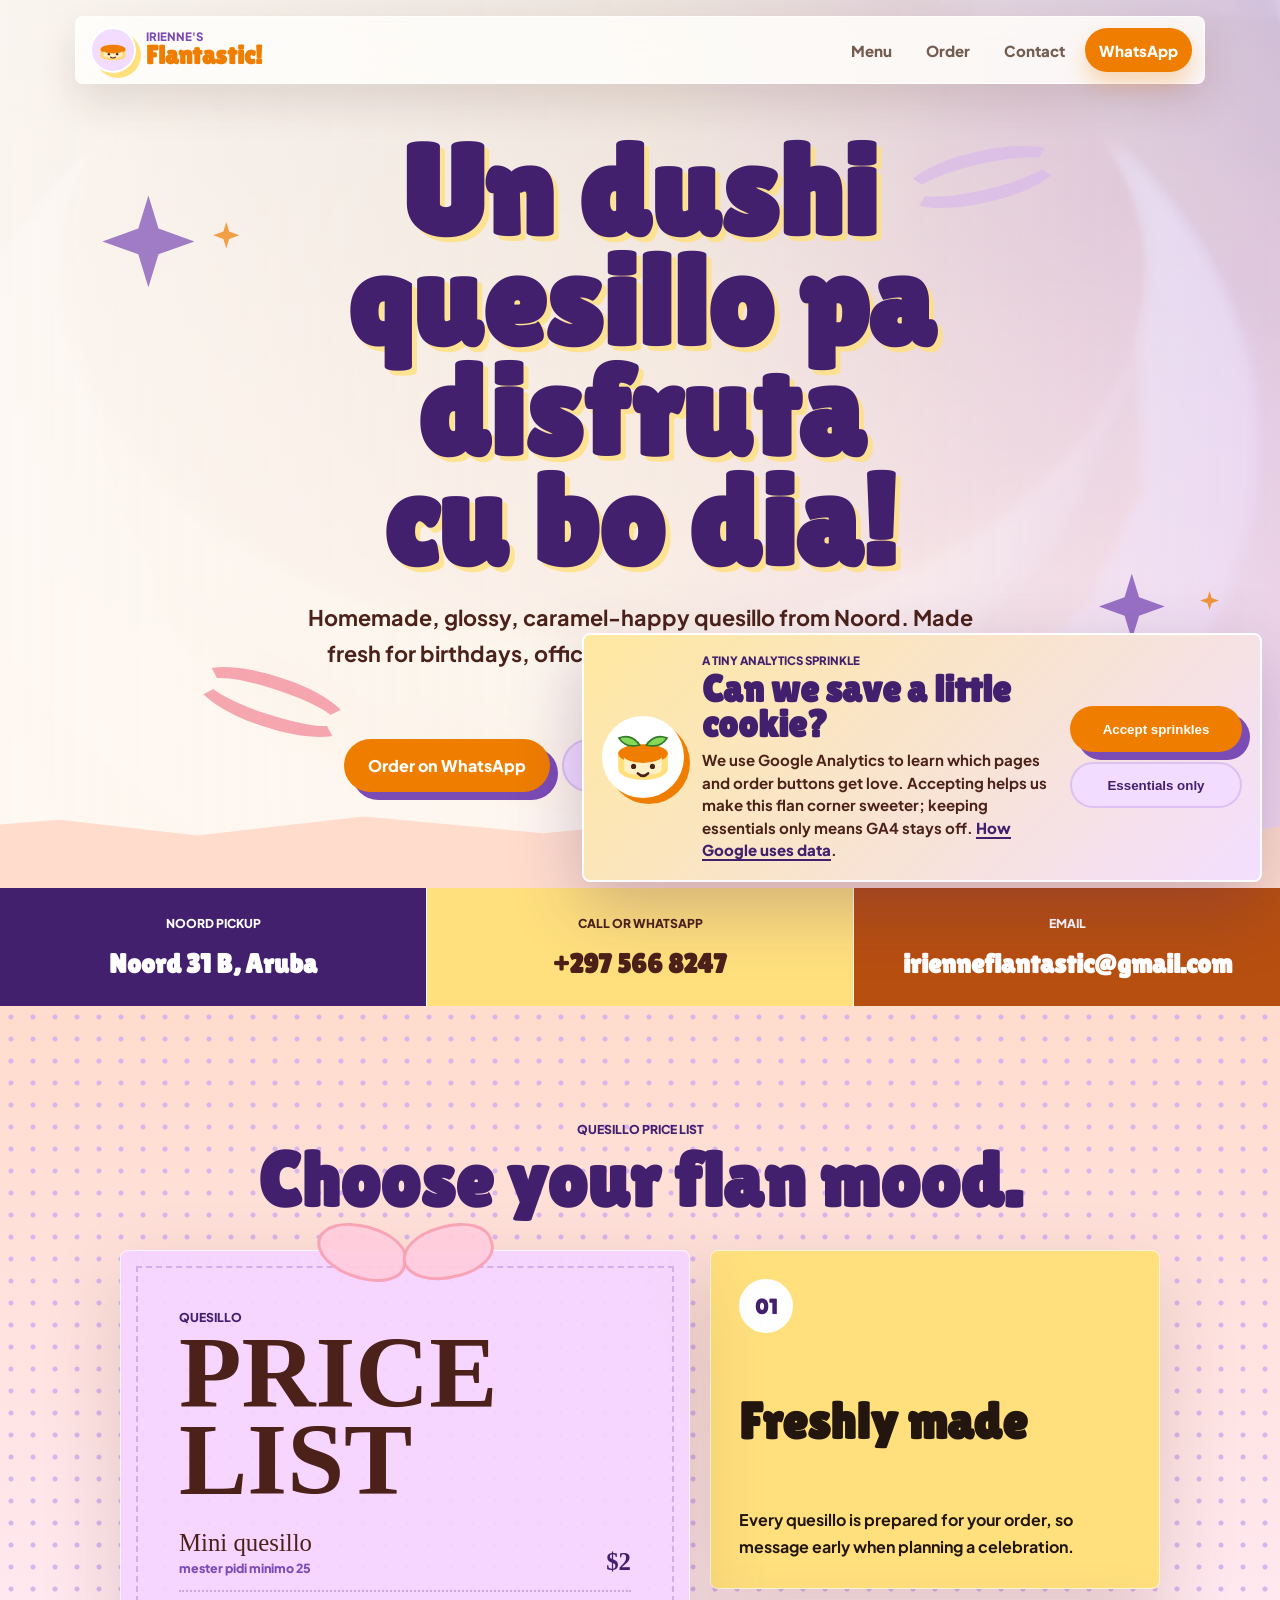
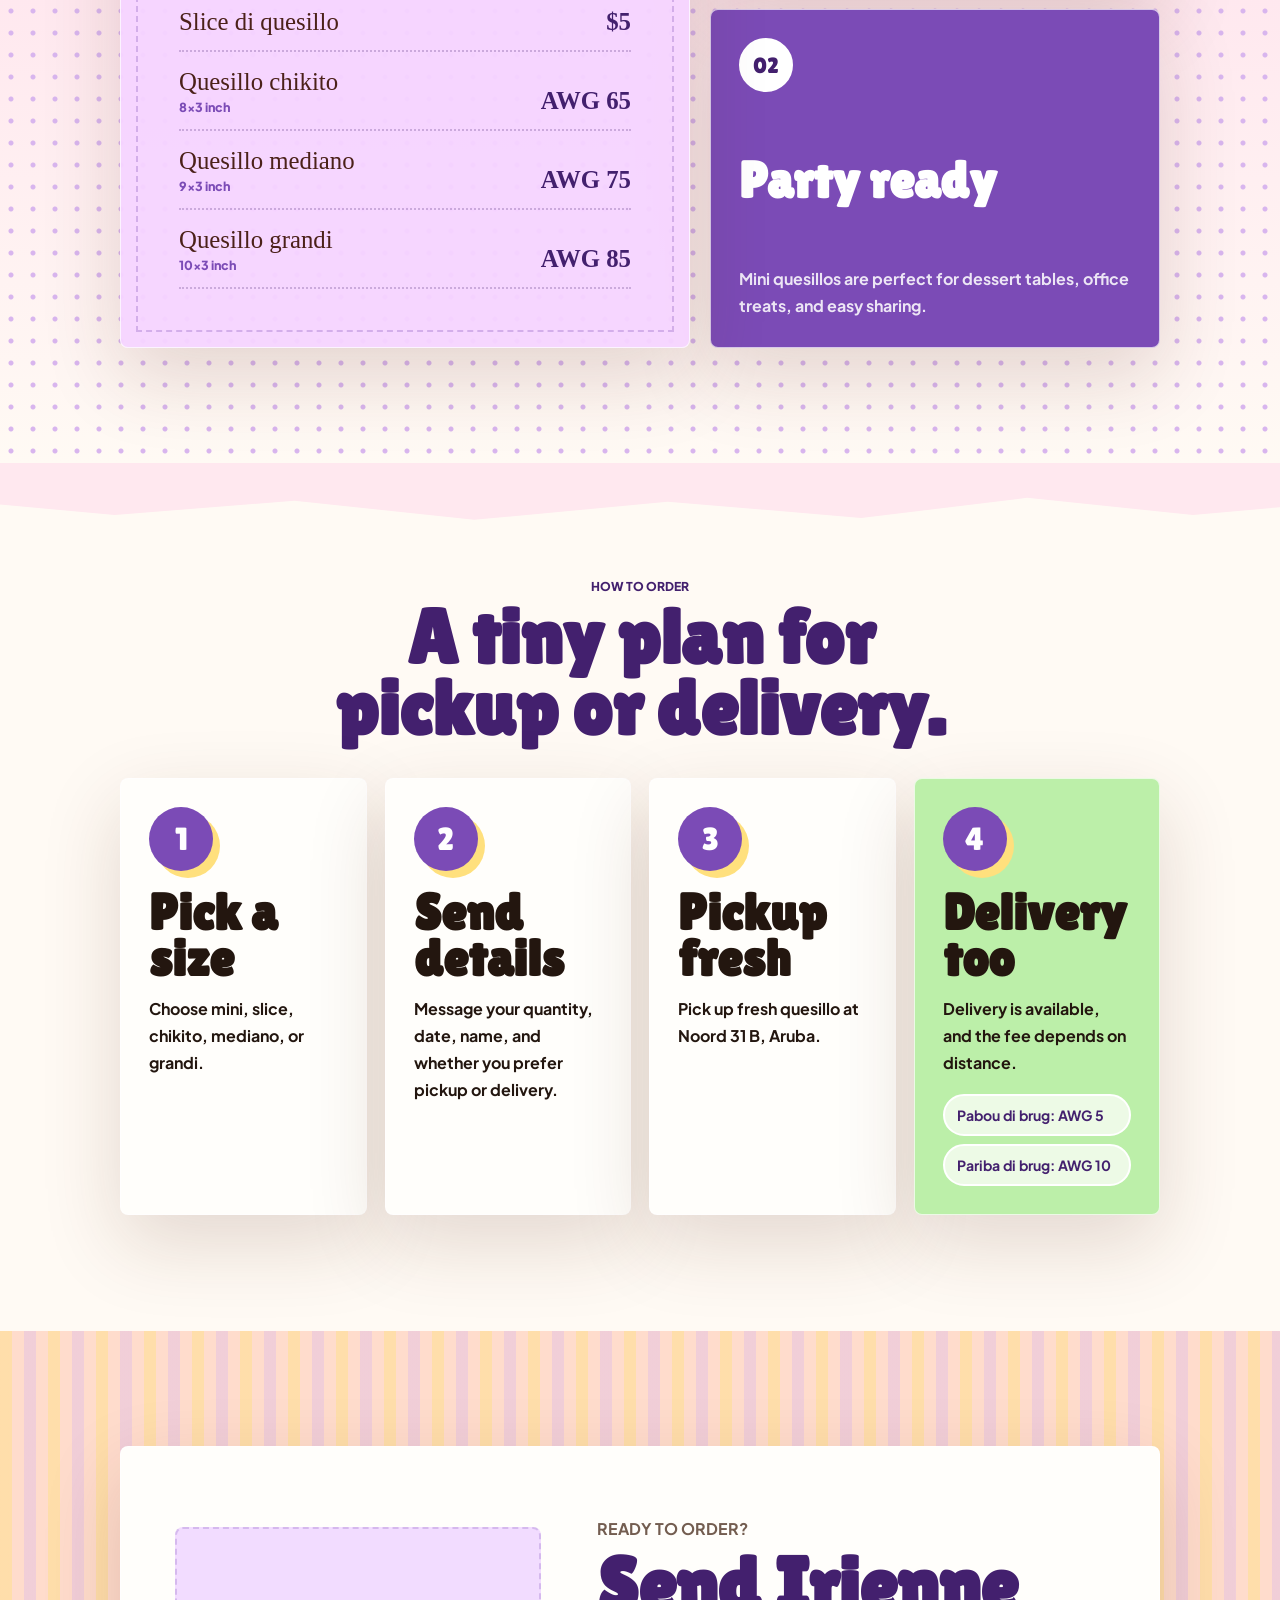
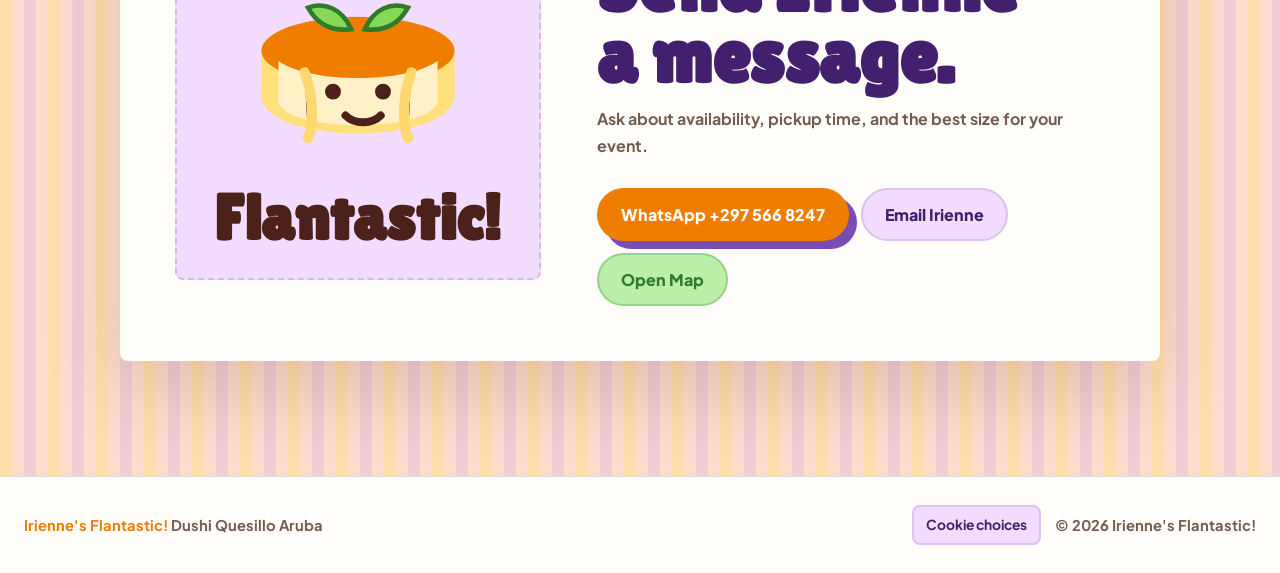
<file: index.html>
<!DOCTYPE html>
<html lang="en">
<head>
  <meta charset="utf-8">
  <meta name="viewport" content="width=device-width, initial-scale=1">
  <meta name="description" content="Irienne's Flantastic makes homemade Aruban quesillo in Noord, Aruba. Order whole quesillo, slices, and mini quesillo by WhatsApp, with pickup and delivery options.">
  <meta property="og:title" content="Irienne's Flantastic!">
  <meta property="og:description" content="Un dushi quesillo pa disfruta cu bo dia. Homemade in Noord, Aruba.">
  <meta property="og:image" content="assets/quesillo-poster.jpg">
  <title>Irienne's Flantastic! | Homemade Quesillo Aruba</title>
  <link rel="preconnect" href="https://fonts.googleapis.com">
  <link rel="preconnect" href="https://fonts.gstatic.com" crossorigin>
  <link href="https://fonts.googleapis.com/css2?family=Lilita+One&amp;family=Plus+Jakarta+Sans:wght@400;500;600;700;800&amp;display=swap" rel="stylesheet">
  <link rel="icon" href="assets/favicon.svg" type="image/svg+xml">
  <link rel="stylesheet" href="styles.css">
  <script>
    window.iriennesAnalytics = {
      measurementId: "G-722TGK84CT"
    };
  </script>
</head>
<body>
  <header class="site-header">
    <a class="brand" href="#top" aria-label="Irienne's Flantastic home">
      <span class="brand-icon" aria-hidden="true">
        <svg viewBox="0 0 64 64" role="img">
          <path d="M11 31c0-8 42-8 42 0v11c0 9-42 9-42 0V31Z" fill="#ffd86f"/>
          <ellipse cx="32" cy="31" rx="21" ry="8" fill="#ef7e00"/>
          <path d="M16 34c7 5 25 5 32 0v7c0 6-32 6-32 0v-7Z" fill="#ffeec4"/>
          <circle cx="25" cy="39" r="2" fill="#4b2119"/>
          <circle cx="39" cy="39" r="2" fill="#4b2119"/>
          <path d="M28 44c2 2 6 2 8 0" fill="none" stroke="#4b2119" stroke-width="2" stroke-linecap="round"/>
        </svg>
      </span>
      <span>
        <span class="brand-small">Irienne's</span>
        <span class="brand-name">Flantastic!</span>
      </span>
    </a>

    <button class="menu-toggle" type="button" aria-label="Open menu" aria-expanded="false" aria-controls="site-nav" data-menu-toggle>
      <span></span>
      <span></span>
      <span></span>
    </button>

    <nav class="site-nav" id="site-nav" data-site-nav>
      <a href="#menu">Menu</a>
      <a href="#order">Order</a>
      <a href="#contact">Contact</a>
      <a class="nav-cta" href="https://wa.me/2975668247?text=Hi%20Irienne%27s%20Flantastic%21%20I%27d%20like%20to%20order%20quesillo." target="_blank" rel="noopener" data-analytics-event="contact_click" data-analytics-method="whatsapp" data-analytics-location="header">WhatsApp</a>
    </nav>
  </header>

  <main id="top">
    <section class="hero" aria-labelledby="hero-title">
      <video class="hero-video" autoplay muted loop playsinline poster="assets/quesillo-poster.jpg" aria-label="Fresh homemade quesillo with golden caramel">
        <source src="assets/quesillo-video.mp4" type="video/mp4">
      </video>
      <div class="hero-wash" aria-hidden="true"></div>
      <div class="sparkle sparkle-one" aria-hidden="true"></div>
      <div class="sparkle sparkle-two" aria-hidden="true"></div>
      <div class="ribbon ribbon-one" aria-hidden="true"></div>
      <div class="ribbon ribbon-two" aria-hidden="true"></div>

      <div class="hero-copy">
        <h1 id="hero-title">Un dushi quesillo pa disfruta cu bo dia!</h1>
        <p class="hero-lede">Homemade, glossy, caramel-happy quesillo from Noord. Made fresh for birthdays, office treats, family visits, and everyday cravings.</p>
        <div class="hero-actions">
          <a class="button button-primary" href="https://wa.me/2975668247?text=Hi%20Irienne%27s%20Flantastic%21%20I%27d%20like%20to%20order%20quesillo." target="_blank" rel="noopener" data-analytics-event="contact_click" data-analytics-method="whatsapp" data-analytics-location="hero">Order on WhatsApp</a>
          <a class="button button-soft" href="#menu" data-analytics-event="navigation_click" data-analytics-location="hero">View Price List</a>
          <a class="button button-game" href="game.html" data-analytics-event="navigation_click" data-analytics-location="hero">Play Caramel Catch</a>
        </div>
      </div>
    </section>

    <section class="brand-strip" aria-label="Business details">
      <div class="strip-item">
        <span>Noord pickup</span>
        <strong>Noord 31 B, Aruba</strong>
      </div>
      <div class="strip-item">
        <span>Call or WhatsApp</span>
        <strong>+297 566 8247</strong>
      </div>
      <div class="strip-item">
        <span>Email</span>
        <strong>irienneflantastic@gmail.com</strong>
      </div>
    </section>

    <section class="section menu-section" id="menu" aria-labelledby="menu-title">
      <div class="section-heading">
        <p class="section-kicker">Quesillo Price List</p>
        <h2 id="menu-title">Choose your flan mood.</h2>
      </div>

      <div class="menu-layout">
        <article class="price-board">
          <div class="bow" aria-hidden="true"></div>
          <p class="card-kicker">Quesillo</p>
          <h3>Price List</h3>
          <div class="price-list">
            <div class="price-line">
              <span>Mini quesillo <small>mester pidi minimo 25</small></span>
              <strong>$2</strong>
            </div>
            <div class="price-line">
              <span>Slice di quesillo</span>
              <strong>$5</strong>
            </div>
            <div class="price-line">
              <span>Quesillo chikito <small>8x3 inch</small></span>
              <strong>AWG 65</strong>
            </div>
            <div class="price-line">
              <span>Quesillo mediano <small>9x3 inch</small></span>
              <strong>AWG 75</strong>
            </div>
            <div class="price-line">
              <span>Quesillo grandi <small>10x3 inch</small></span>
              <strong>AWG 85</strong>
            </div>
          </div>
        </article>

        <div class="menu-notes">
          <article class="note-card caramel-card">
            <span class="note-number">01</span>
            <h3>Freshly made</h3>
            <p>Every quesillo is prepared for your order, so message early when planning a celebration.</p>
          </article>
          <article class="note-card lilac-card">
            <span class="note-number">02</span>
            <h3>Party ready</h3>
            <p>Mini quesillos are perfect for dessert tables, office treats, and easy sharing.</p>
          </article>
        </div>
      </div>
    </section>

    <section class="section order-section" id="order" aria-labelledby="order-title">
      <div class="section-heading">
        <p class="section-kicker">How to Order</p>
        <h2 id="order-title">A tiny plan for pickup or delivery.</h2>
      </div>

      <div class="steps">
        <article class="step">
          <span>1</span>
          <h3>Pick a size</h3>
          <p>Choose mini, slice, chikito, mediano, or grandi.</p>
        </article>
        <article class="step">
          <span>2</span>
          <h3>Send details</h3>
          <p>Message your quantity, date, name, and whether you prefer pickup or delivery.</p>
        </article>
        <article class="step">
          <span>3</span>
          <h3>Pickup fresh</h3>
          <p>Pick up fresh quesillo at Noord 31 B, Aruba.</p>
        </article>
        <article class="step delivery-step">
          <span>4</span>
          <h3>Delivery too</h3>
          <p>Delivery is available, and the fee depends on distance.</p>
          <div class="delivery-fees" aria-label="Delivery fees">
            <strong>Pabou di brug: AWG 5</strong>
            <strong>Pariba di brug: AWG 10</strong>
          </div>
        </article>
      </div>
    </section>

    <section class="section contact-section" id="contact" aria-labelledby="contact-title">
      <div class="contact-wrap">
        <div class="mascot-card" aria-hidden="true">
          <svg viewBox="0 0 220 190">
            <path d="M25 86c0-38 170-38 170 0v39c0 45-170 45-170 0V86Z" fill="#ffe07d"/>
            <ellipse cx="110" cy="86" rx="85" ry="30" fill="#ef7e00"/>
            <path d="M40 95c28 20 112 20 140 0v34c0 30-140 30-140 0V95Z" fill="#fff0c8"/>
            <path d="M63 105c8 20 8 47 3 58" stroke="#ffd86f" stroke-width="9" stroke-linecap="round"/>
            <path d="M157 105c-8 20-8 47-3 58" stroke="#ffd86f" stroke-width="9" stroke-linecap="round"/>
            <circle cx="88" cy="122" r="7" fill="#4b2119"/>
            <circle cx="132" cy="122" r="7" fill="#4b2119"/>
            <path d="M99 143c8 8 23 8 31 0" fill="none" stroke="#4b2119" stroke-width="7" stroke-linecap="round"/>
            <path d="M104 67c-8-18-23-24-38-19 9 16 23 21 38 19Z" fill="#85d957" stroke="#2f7a2b" stroke-width="4"/>
            <path d="M116 67c8-18 23-24 38-19-9 16-23 21-38 19Z" fill="#85d957" stroke="#2f7a2b" stroke-width="4"/>
          </svg>
          <strong>Flantastic!</strong>
        </div>

        <div class="contact-copy">
          <p class="section-kicker">Ready to order?</p>
          <h2 id="contact-title">Send Irienne a message.</h2>
          <p>Ask about availability, pickup time, and the best size for your event.</p>
          <div class="contact-actions">
            <a class="button button-primary" href="https://wa.me/2975668247?text=Hi%20Irienne%27s%20Flantastic%21%20I%27d%20like%20to%20order%20quesillo." target="_blank" rel="noopener" data-analytics-event="contact_click" data-analytics-method="whatsapp" data-analytics-location="contact">WhatsApp +297 566 8247</a>
            <a class="button button-soft" href="mailto:irienneflantastic@gmail.com" data-analytics-event="contact_click" data-analytics-method="email" data-analytics-location="contact">Email Irienne</a>
            <a class="button button-map" href="https://www.google.com/maps/search/?api=1&amp;query=Noord%2031%20B%2C%20Aruba" target="_blank" rel="noopener" data-analytics-event="contact_click" data-analytics-method="map" data-analytics-location="contact">Open Map</a>
          </div>
        </div>
      </div>
    </section>
  </main>

  <footer class="site-footer">
    <p><strong>Irienne's Flantastic!</strong> Dushi Quesillo Aruba</p>
    <div class="footer-actions">
      <button class="footer-link" type="button" data-cookie-preferences>Cookie choices</button>
      <p>&copy; 2026 Irienne's Flantastic!</p>
    </div>
  </footer>

  <section class="cookie-banner" aria-labelledby="cookie-title" data-cookie-banner hidden>
    <div class="cookie-mascot" aria-hidden="true">
      <svg viewBox="0 0 84 76" role="img">
        <path d="M13 34c0-14 58-14 58 0v17c0 18-58 18-58 0V34Z" fill="#ffe07d"/>
        <ellipse cx="42" cy="34" rx="29" ry="11" fill="#ef7e00"/>
        <path d="M20 39c10 8 34 8 44 0v13c0 10-44 10-44 0V39Z" fill="#fff0c8"/>
        <circle cx="31" cy="49" r="3" fill="#4b2119"/>
        <circle cx="53" cy="49" r="3" fill="#4b2119"/>
        <path d="M36 57c4 4 8 4 12 0" fill="none" stroke="#4b2119" stroke-width="3" stroke-linecap="round"/>
        <path d="M38 24c-6-9-15-12-24-8 5 8 12 11 24 8Z" fill="#85d957" stroke="#2f7a2b" stroke-width="2"/>
        <path d="M46 24c6-9 15-12 24-8-5 8-12 11-24 8Z" fill="#85d957" stroke="#2f7a2b" stroke-width="2"/>
      </svg>
    </div>
    <div class="cookie-copy">
      <p class="cookie-kicker">A tiny analytics sprinkle</p>
      <h2 id="cookie-title">Can we save a little cookie?</h2>
      <p>We use Google Analytics to learn which pages and order buttons get love. Accepting helps us make this flan corner sweeter; keeping essentials only means GA4 stays off. <a href="https://policies.google.com/technologies/partner-sites" target="_blank" rel="noopener">How Google uses data</a>.</p>
    </div>
    <div class="cookie-actions">
      <button class="button button-primary" type="button" data-cookie-accept>Accept sprinkles</button>
      <button class="button button-soft" type="button" data-cookie-decline>Essentials only</button>
    </div>
  </section>

  <script src="script.js"></script>
</body>
</html>
</file>
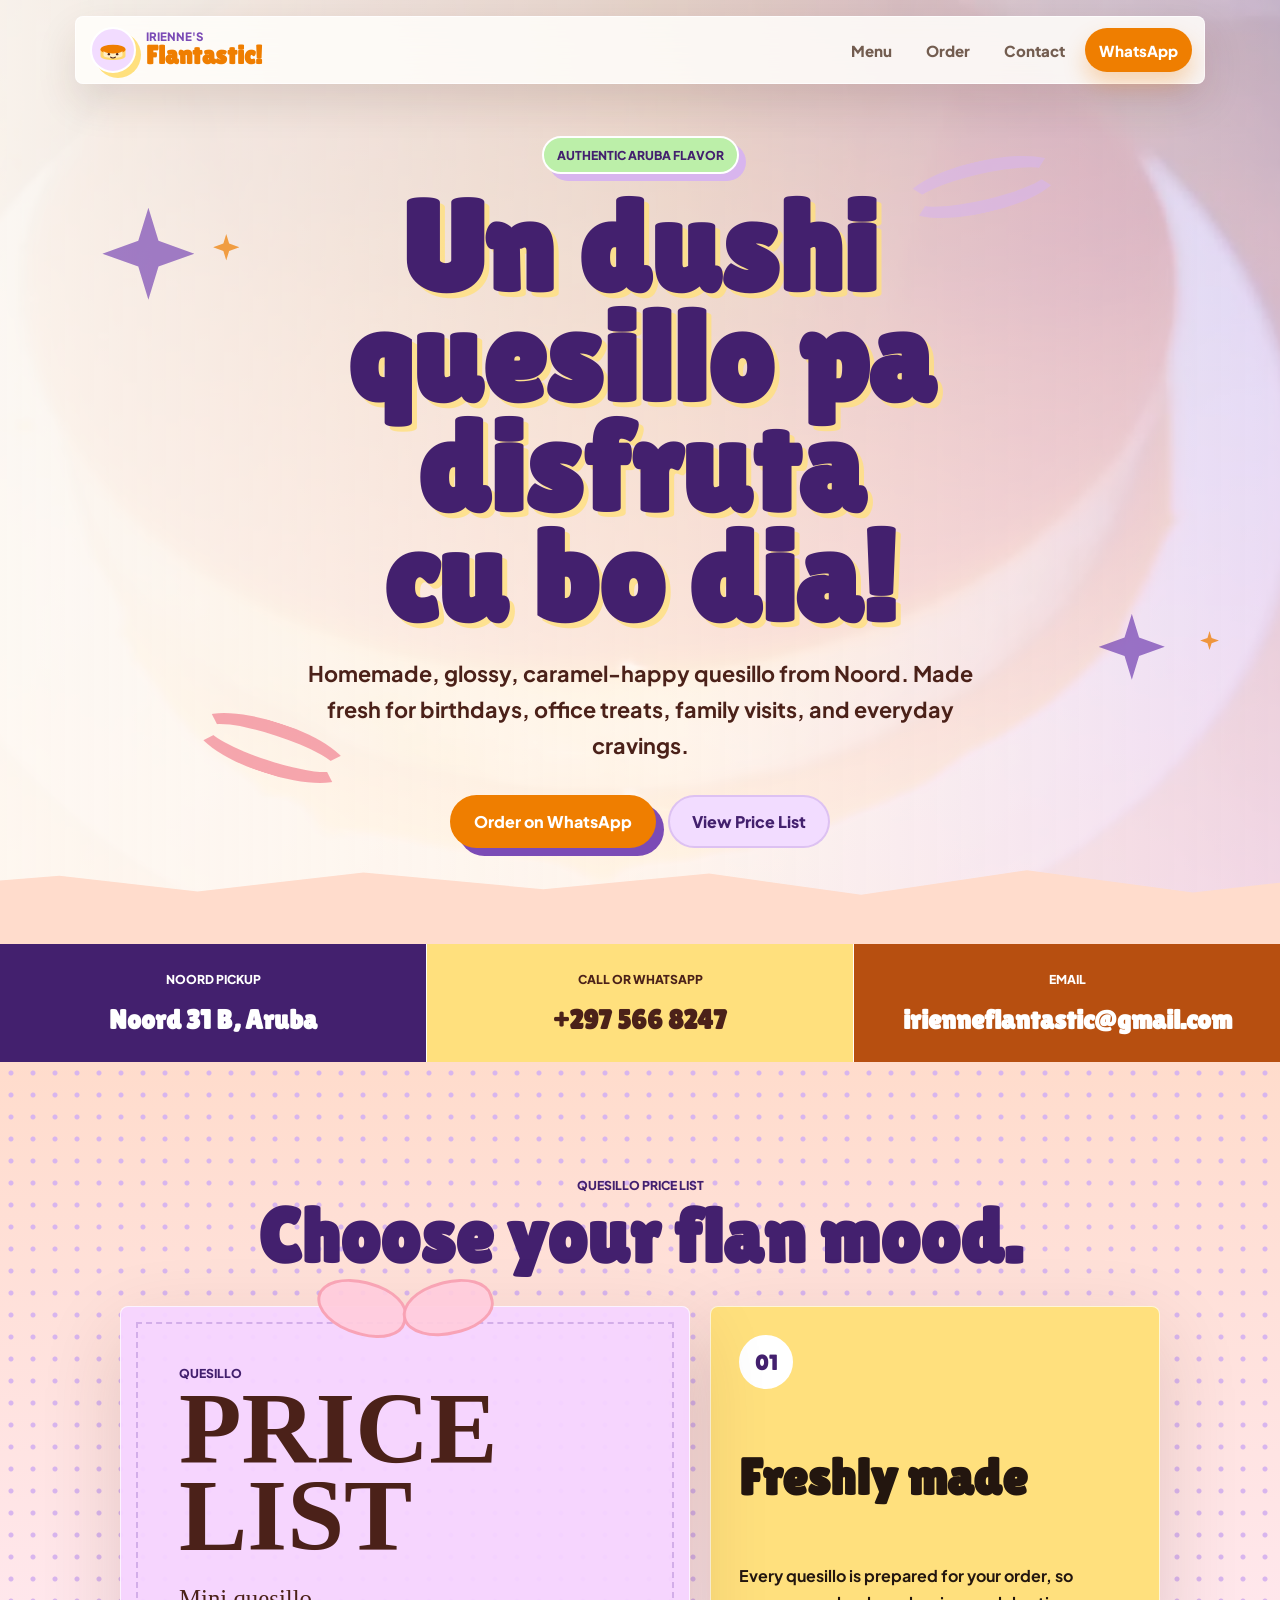
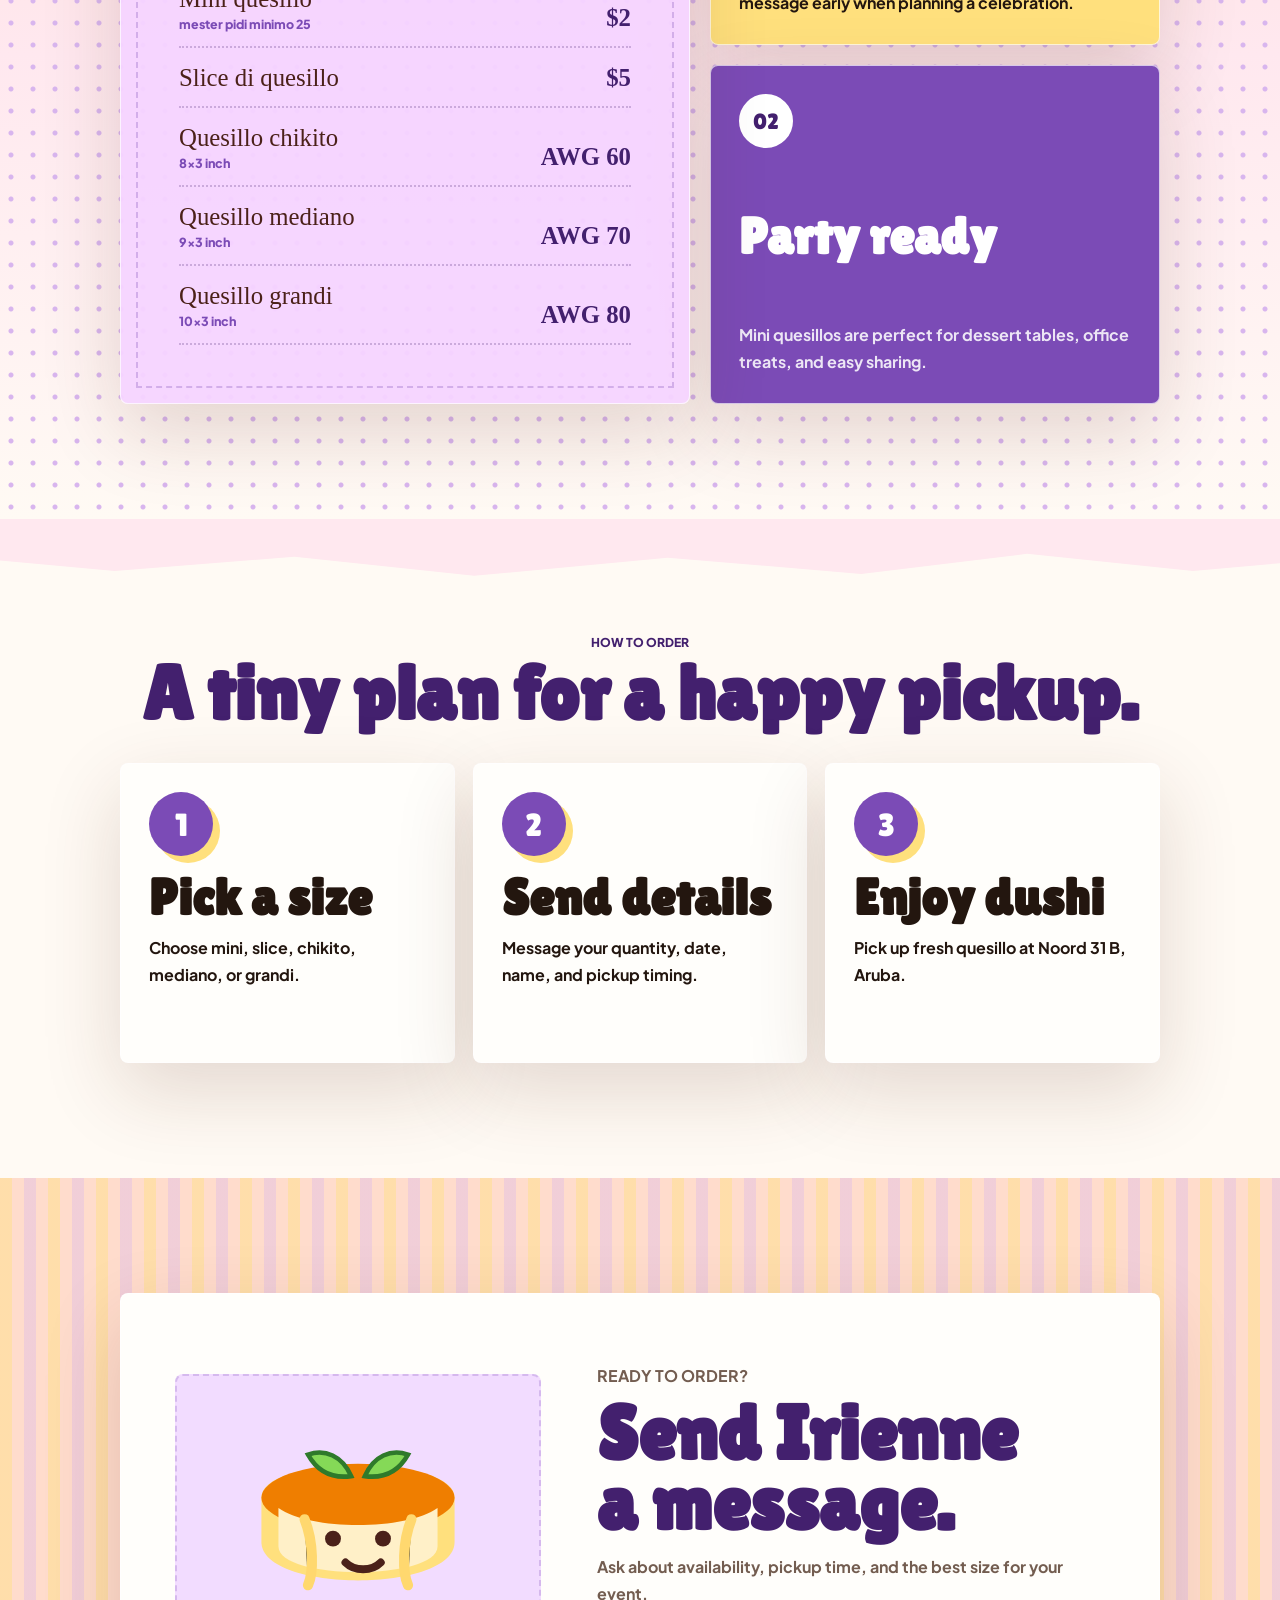
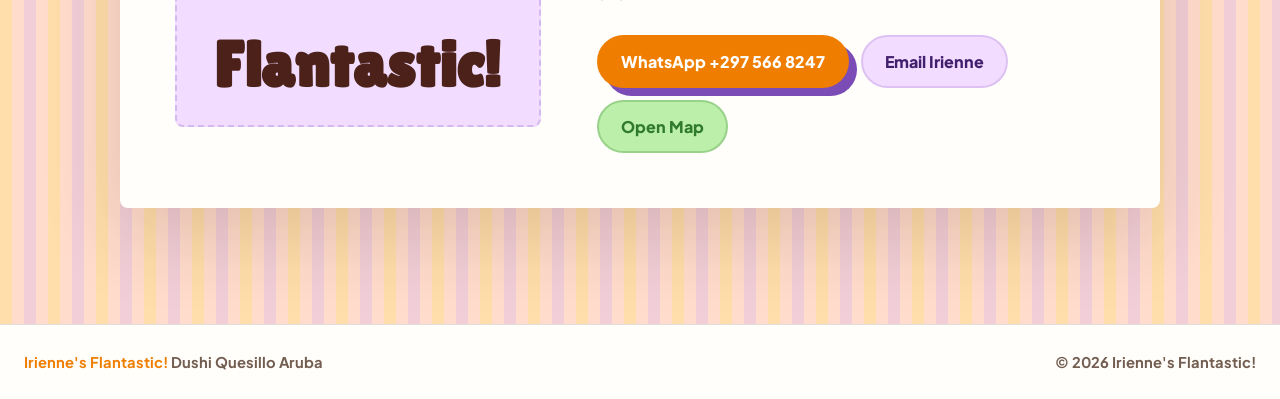
<file: iriennes-flantastic/index.html>
<!DOCTYPE html>
<html lang="en">
<head>
  <meta charset="utf-8">
  <meta name="viewport" content="width=device-width, initial-scale=1">
  <meta name="description" content="Irienne's Flantastic makes homemade Aruban quesillo in Noord, Aruba. Order whole quesillo, slices, and mini quesillo by WhatsApp.">
  <meta property="og:title" content="Irienne's Flantastic!">
  <meta property="og:description" content="Un dushi quesillo pa disfruta cu bo dia. Homemade in Noord, Aruba.">
  <meta property="og:image" content="assets/quesillo-poster.jpg">
  <title>Irienne's Flantastic! | Homemade Quesillo Aruba</title>
  <link rel="preconnect" href="https://fonts.googleapis.com">
  <link rel="preconnect" href="https://fonts.gstatic.com" crossorigin>
  <link href="https://fonts.googleapis.com/css2?family=Lilita+One&amp;family=Plus+Jakarta+Sans:wght@400;500;600;700;800&amp;display=swap" rel="stylesheet">
  <link rel="icon" href="assets/favicon.svg" type="image/svg+xml">
  <link rel="stylesheet" href="styles.css">
</head>
<body>
  <header class="site-header">
    <a class="brand" href="#top" aria-label="Irienne's Flantastic home">
      <span class="brand-icon" aria-hidden="true">
        <svg viewBox="0 0 64 64" role="img">
          <path d="M11 31c0-8 42-8 42 0v11c0 9-42 9-42 0V31Z" fill="#ffd86f"/>
          <ellipse cx="32" cy="31" rx="21" ry="8" fill="#ef7e00"/>
          <path d="M16 34c7 5 25 5 32 0v7c0 6-32 6-32 0v-7Z" fill="#ffeec4"/>
          <circle cx="25" cy="39" r="2" fill="#4b2119"/>
          <circle cx="39" cy="39" r="2" fill="#4b2119"/>
          <path d="M28 44c2 2 6 2 8 0" fill="none" stroke="#4b2119" stroke-width="2" stroke-linecap="round"/>
        </svg>
      </span>
      <span>
        <span class="brand-small">Irienne's</span>
        <span class="brand-name">Flantastic!</span>
      </span>
    </a>

    <button class="menu-toggle" type="button" aria-label="Open menu" aria-expanded="false" aria-controls="site-nav" data-menu-toggle>
      <span></span>
      <span></span>
      <span></span>
    </button>

    <nav class="site-nav" id="site-nav" data-site-nav>
      <a href="#menu">Menu</a>
      <a href="#order">Order</a>
      <a href="#contact">Contact</a>
      <a class="nav-cta" href="https://wa.me/2975668247?text=Hi%20Irienne%27s%20Flantastic%21%20I%27d%20like%20to%20order%20quesillo." target="_blank" rel="noopener">WhatsApp</a>
    </nav>
  </header>

  <main id="top">
    <section class="hero" aria-labelledby="hero-title">
      <video class="hero-video" autoplay muted loop playsinline poster="assets/quesillo-poster.jpg" aria-label="Fresh homemade quesillo with golden caramel">
        <source src="assets/quesillo-video.mp4" type="video/mp4">
      </video>
      <div class="hero-wash" aria-hidden="true"></div>
      <div class="sparkle sparkle-one" aria-hidden="true"></div>
      <div class="sparkle sparkle-two" aria-hidden="true"></div>
      <div class="ribbon ribbon-one" aria-hidden="true"></div>
      <div class="ribbon ribbon-two" aria-hidden="true"></div>

      <div class="hero-copy">
        <p class="eyebrow">Authentic Aruba flavor</p>
        <h1 id="hero-title">Un dushi quesillo pa disfruta cu bo dia!</h1>
        <p class="hero-lede">Homemade, glossy, caramel-happy quesillo from Noord. Made fresh for birthdays, office treats, family visits, and everyday cravings.</p>
        <div class="hero-actions">
          <a class="button button-primary" href="https://wa.me/2975668247?text=Hi%20Irienne%27s%20Flantastic%21%20I%27d%20like%20to%20order%20quesillo." target="_blank" rel="noopener">Order on WhatsApp</a>
          <a class="button button-soft" href="#menu">View Price List</a>
        </div>
      </div>
    </section>

    <section class="brand-strip" aria-label="Business details">
      <div class="strip-item">
        <span>Noord pickup</span>
        <strong>Noord 31 B, Aruba</strong>
      </div>
      <div class="strip-item">
        <span>Call or WhatsApp</span>
        <strong>+297 566 8247</strong>
      </div>
      <div class="strip-item">
        <span>Email</span>
        <strong>irienneflantastic@gmail.com</strong>
      </div>
    </section>

    <section class="section menu-section" id="menu" aria-labelledby="menu-title">
      <div class="section-heading">
        <p class="section-kicker">Quesillo Price List</p>
        <h2 id="menu-title">Choose your flan mood.</h2>
      </div>

      <div class="menu-layout">
        <article class="price-board">
          <div class="bow" aria-hidden="true"></div>
          <p class="card-kicker">Quesillo</p>
          <h3>Price List</h3>
          <div class="price-list">
            <div class="price-line">
              <span>Mini quesillo <small>mester pidi minimo 25</small></span>
              <strong>$2</strong>
            </div>
            <div class="price-line">
              <span>Slice di quesillo</span>
              <strong>$5</strong>
            </div>
            <div class="price-line">
              <span>Quesillo chikito <small>8x3 inch</small></span>
              <strong>AWG 60</strong>
            </div>
            <div class="price-line">
              <span>Quesillo mediano <small>9x3 inch</small></span>
              <strong>AWG 70</strong>
            </div>
            <div class="price-line">
              <span>Quesillo grandi <small>10x3 inch</small></span>
              <strong>AWG 80</strong>
            </div>
          </div>
        </article>

        <div class="menu-notes">
          <article class="note-card caramel-card">
            <span class="note-number">01</span>
            <h3>Freshly made</h3>
            <p>Every quesillo is prepared for your order, so message early when planning a celebration.</p>
          </article>
          <article class="note-card lilac-card">
            <span class="note-number">02</span>
            <h3>Party ready</h3>
            <p>Mini quesillos are perfect for dessert tables, office treats, and easy sharing.</p>
          </article>
        </div>
      </div>
    </section>

    <section class="section order-section" id="order" aria-labelledby="order-title">
      <div class="section-heading">
        <p class="section-kicker">How to Order</p>
        <h2 id="order-title">A tiny plan for a happy pickup.</h2>
      </div>

      <div class="steps">
        <article class="step">
          <span>1</span>
          <h3>Pick a size</h3>
          <p>Choose mini, slice, chikito, mediano, or grandi.</p>
        </article>
        <article class="step">
          <span>2</span>
          <h3>Send details</h3>
          <p>Message your quantity, date, name, and pickup timing.</p>
        </article>
        <article class="step">
          <span>3</span>
          <h3>Enjoy dushi</h3>
          <p>Pick up fresh quesillo at Noord 31 B, Aruba.</p>
        </article>
      </div>
    </section>

    <section class="section contact-section" id="contact" aria-labelledby="contact-title">
      <div class="contact-wrap">
        <div class="mascot-card" aria-hidden="true">
          <svg viewBox="0 0 220 190">
            <path d="M25 86c0-38 170-38 170 0v39c0 45-170 45-170 0V86Z" fill="#ffe07d"/>
            <ellipse cx="110" cy="86" rx="85" ry="30" fill="#ef7e00"/>
            <path d="M40 95c28 20 112 20 140 0v34c0 30-140 30-140 0V95Z" fill="#fff0c8"/>
            <path d="M63 105c8 20 8 47 3 58" stroke="#ffd86f" stroke-width="9" stroke-linecap="round"/>
            <path d="M157 105c-8 20-8 47-3 58" stroke="#ffd86f" stroke-width="9" stroke-linecap="round"/>
            <circle cx="88" cy="122" r="7" fill="#4b2119"/>
            <circle cx="132" cy="122" r="7" fill="#4b2119"/>
            <path d="M99 143c8 8 23 8 31 0" fill="none" stroke="#4b2119" stroke-width="7" stroke-linecap="round"/>
            <path d="M104 67c-8-18-23-24-38-19 9 16 23 21 38 19Z" fill="#85d957" stroke="#2f7a2b" stroke-width="4"/>
            <path d="M116 67c8-18 23-24 38-19-9 16-23 21-38 19Z" fill="#85d957" stroke="#2f7a2b" stroke-width="4"/>
          </svg>
          <strong>Flantastic!</strong>
        </div>

        <div class="contact-copy">
          <p class="section-kicker">Ready to order?</p>
          <h2 id="contact-title">Send Irienne a message.</h2>
          <p>Ask about availability, pickup time, and the best size for your event.</p>
          <div class="contact-actions">
            <a class="button button-primary" href="https://wa.me/2975668247?text=Hi%20Irienne%27s%20Flantastic%21%20I%27d%20like%20to%20order%20quesillo." target="_blank" rel="noopener">WhatsApp +297 566 8247</a>
            <a class="button button-soft" href="mailto:irienneflantastic@gmail.com">Email Irienne</a>
            <a class="button button-map" href="https://www.google.com/maps/search/?api=1&amp;query=Noord%2031%20B%2C%20Aruba" target="_blank" rel="noopener">Open Map</a>
          </div>
        </div>
      </div>
    </section>
  </main>

  <footer class="site-footer">
    <p><strong>Irienne's Flantastic!</strong> Dushi Quesillo Aruba</p>
    <p>&copy; 2026 Irienne's Flantastic!</p>
  </footer>

  <script src="script.js"></script>
</body>
</html>
</file>
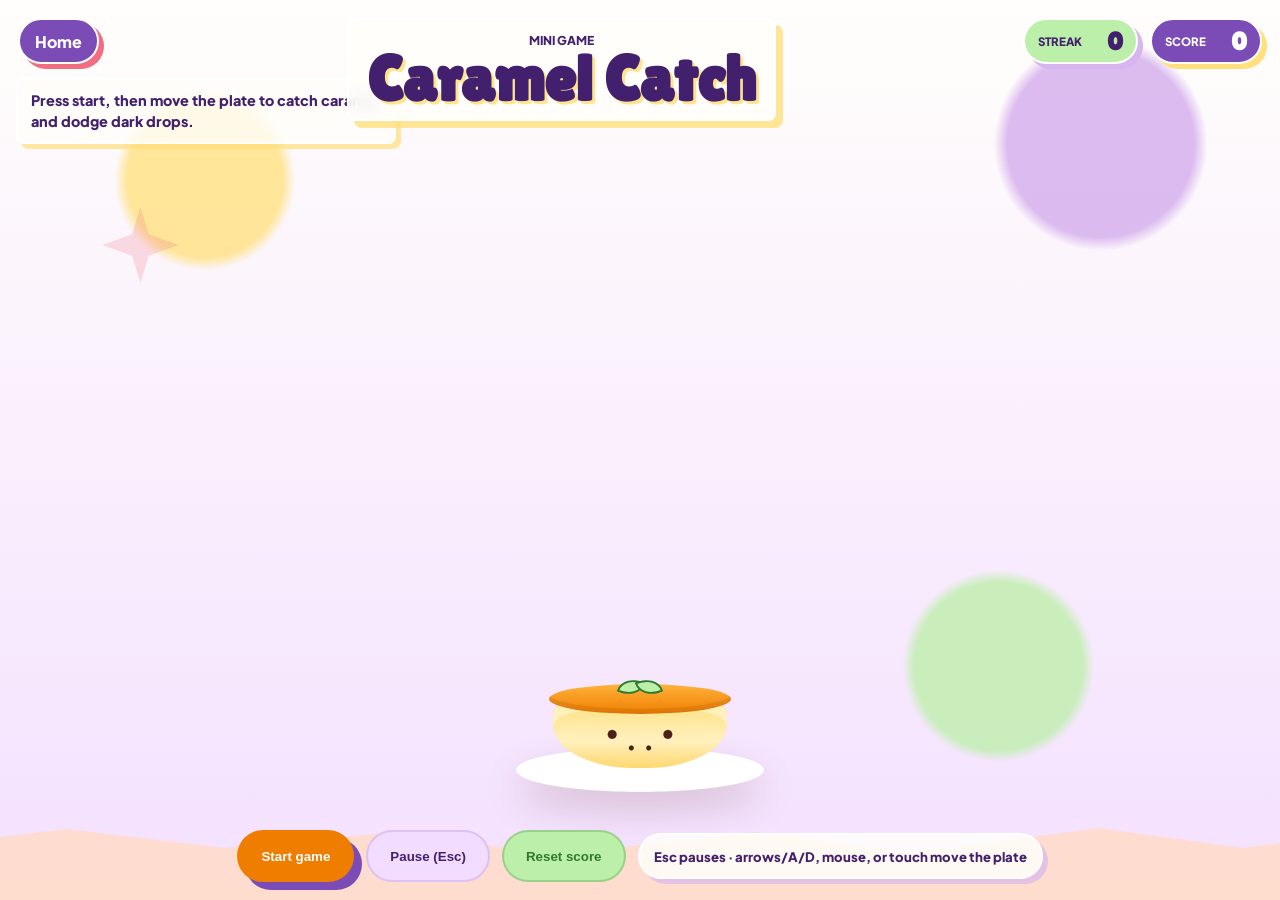
<file: game.html>
<!DOCTYPE html>
<html lang="en">
<head>
  <meta charset="utf-8">
  <meta name="viewport" content="width=device-width, initial-scale=1">
  <meta name="description" content="Play Caramel Catch, a tiny Irienne's Flantastic quesillo mini game.">
  <meta property="og:title" content="Caramel Catch | Irienne's Flantastic!">
  <meta property="og:description" content="Move the plate, catch caramel, and keep your sweet streak going.">
  <meta property="og:image" content="assets/quesillo-poster.jpg">
  <title>Caramel Catch | Irienne's Flantastic!</title>
  <link rel="preconnect" href="https://fonts.googleapis.com">
  <link rel="preconnect" href="https://fonts.gstatic.com" crossorigin>
  <link href="https://fonts.googleapis.com/css2?family=Lilita+One&amp;family=Plus+Jakarta+Sans:wght@400;500;600;700;800&amp;display=swap" rel="stylesheet">
  <link rel="icon" href="assets/favicon.svg" type="image/svg+xml">
  <link rel="stylesheet" href="styles.css">
  <script>
    window.iriennesAnalytics = {
      measurementId: "G-722TGK84CT"
    };
  </script>
</head>
<body class="game-page-body">
  <main class="game-page">
    <section class="game-hero-page" aria-labelledby="game-title">
      <div class="catch-stage" role="application" aria-label="Caramel Catch game area" tabindex="0" data-catch-stage>
        <div class="game-topbar">
          <a class="game-home-link" href="index.html#top" aria-label="Back to Irienne's Flantastic home" data-catch-home>Home</a>
          <div class="game-title-card">
            <p class="game-kicker">Mini Game</p>
            <h1 id="game-title">Caramel Catch</h1>
          </div>
          <div class="catch-hud">
            <div class="catch-chip">
              <span>Streak</span>
              <strong data-catch-streak>0</strong>
            </div>
            <div class="catch-score" aria-live="polite">
              <span>Score</span>
              <strong data-catch-score>0</strong>
            </div>
          </div>
        </div>

        <p class="catch-status" data-catch-status>Press start, then move the plate to catch caramel and dodge dark drops.</p>

        <div class="game-controls">
          <button class="button button-primary" type="button" data-catch-start>Start game</button>
          <button class="button button-soft" type="button" data-catch-pause>Pause (Esc)</button>
          <button class="button button-map" type="button" data-catch-reset>Reset score</button>
          <span class="game-help">Esc pauses · arrows/A/D, mouse, or touch move the plate</span>
        </div>

        <div class="catcher" data-catch-catcher aria-hidden="true">
          <div class="catcher-flan">
            <span></span>
          </div>
        </div>
      </div>
    </section>
  </main>

  <script src="script.js"></script>
  <script src="game.js"></script>
</body>
</html>
</file>
<file: styles.css>
:root {
  --cream: #fffaf4;
  --paper: #fffefb;
  --custard: #ffe07d;
  --caramel: #ef7e00;
  --caramel-dark: #b74f10;
  --lilac: #d8b5ee;
  --lilac-soft: #f2dcff;
  --purple: #7b4bb6;
  --purple-dark: #43206e;
  --guava: #f06d82;
  --blush: #ffdccc;
  --mint: #bcefa9;
  --mint-dark: #2f7a2b;
  --cocoa: #4b2119;
  --ink: #23160f;
  --muted: #735d50;
  --line: rgba(75, 33, 25, 0.15);
  --shadow: 0 28px 80px rgba(79, 37, 16, 0.16);
  --radius: 8px;
  --display: "Lilita One", "Plus Jakarta Sans", sans-serif;
  --body: "Plus Jakarta Sans", system-ui, -apple-system, BlinkMacSystemFont, "Segoe UI", sans-serif;
}

* {
  box-sizing: border-box;
}

html {
  scroll-behavior: smooth;
}

body {
  margin: 0;
  color: var(--ink);
  font-family: var(--body);
  background: var(--cream);
}

body.menu-open {
  overflow: hidden;
}

a {
  color: inherit;
  text-decoration: none;
}

.site-header {
  position: fixed;
  z-index: 20;
  top: 16px;
  left: 50%;
  display: flex;
  width: min(1130px, calc(100% - 32px));
  min-height: 68px;
  align-items: center;
  justify-content: space-between;
  gap: 18px;
  padding: 10px 12px 10px 14px;
  border: 1px solid rgba(255, 255, 255, 0.72);
  border-radius: var(--radius);
  background: rgba(255, 254, 251, 0.86);
  box-shadow: 0 18px 40px rgba(75, 33, 25, 0.12);
  backdrop-filter: blur(18px);
  transform: translateX(-50%);
}

.brand {
  display: inline-flex;
  align-items: center;
  gap: 10px;
  min-width: 0;
  color: var(--cocoa);
  font-weight: 800;
}

.brand-icon {
  display: inline-grid;
  width: 46px;
  height: 46px;
  flex: 0 0 46px;
  place-items: center;
  border: 2px solid #fff;
  border-radius: 50%;
  background: var(--lilac-soft);
  box-shadow: 5px 5px 0 var(--custard);
}

.brand-icon svg {
  width: 38px;
  height: 38px;
}

.brand-small,
.brand-name {
  display: block;
  line-height: 0.95;
}

.brand-small {
  color: var(--purple);
  font-size: 0.72rem;
  text-transform: uppercase;
}

.brand-name {
  color: var(--caramel);
  font-family: var(--display);
  font-size: clamp(1.25rem, 2.2vw, 1.65rem);
  letter-spacing: 0;
}

.site-nav {
  display: flex;
  align-items: center;
  gap: 6px;
  color: var(--muted);
  font-size: 0.94rem;
  font-weight: 800;
}

.site-nav a {
  min-height: 44px;
  display: inline-flex;
  align-items: center;
  justify-content: center;
  padding: 10px 14px;
  border-radius: 999px;
  transition: color 180ms ease, background 180ms ease, transform 180ms ease;
}

.site-nav a:hover {
  color: var(--purple-dark);
  background: var(--lilac-soft);
  transform: translateY(-1px);
}

.site-nav .nav-cta {
  color: #fff;
  background: var(--caramel);
  box-shadow: 0 12px 22px rgba(239, 126, 0, 0.28);
}

.site-nav .nav-cta:hover {
  color: #fff;
  background: var(--purple);
}

.menu-toggle {
  display: none;
  width: 46px;
  height: 46px;
  align-items: center;
  justify-content: center;
  flex-direction: column;
  gap: 5px;
  border: 0;
  border-radius: var(--radius);
  color: var(--purple-dark);
  background: var(--lilac-soft);
  cursor: pointer;
}

.menu-toggle span {
  display: block;
  width: 21px;
  height: 2px;
  border-radius: 999px;
  background: currentColor;
}

.hero {
  position: relative;
  isolation: isolate;
  min-height: 82svh;
  display: grid;
  align-items: center;
  overflow: hidden;
  padding: 136px 24px 96px;
}

.hero::after {
  position: absolute;
  right: -4vw;
  bottom: -1px;
  left: -4vw;
  z-index: -1;
  height: 112px;
  content: "";
  background: var(--blush);
  clip-path: polygon(0 46%, 8% 38%, 18% 52%, 30% 35%, 43% 50%, 55% 36%, 66% 55%, 78% 33%, 90% 53%, 100% 39%, 100% 100%, 0 100%);
}

.hero-video,
.hero-wash {
  position: absolute;
  inset: 0;
  width: 100%;
  height: 100%;
}

.hero-video {
  z-index: -4;
  object-fit: cover;
  filter: saturate(0.76) brightness(0.92);
}

.hero-wash {
  z-index: -3;
  background:
    linear-gradient(90deg, rgba(255, 250, 244, 0.96), rgba(255, 250, 244, 0.84) 52%, rgba(242, 220, 255, 0.74)),
    linear-gradient(180deg, rgba(255, 250, 244, 0.32), rgba(255, 220, 204, 0.9));
}

.hero-copy {
  width: min(870px, 100%);
  margin: 0 auto;
  text-align: center;
}

.section-kicker,
.card-kicker {
  margin: 0;
  color: var(--purple-dark);
  font-size: 0.76rem;
  font-weight: 800;
  letter-spacing: 0;
  text-transform: uppercase;
}

.hero h1,
.section-heading h2,
.contact-copy h2 {
  margin: 0;
  font-family: var(--display);
  letter-spacing: 0;
  text-wrap: balance;
}

.hero h1 {
  color: var(--purple-dark);
  font-size: clamp(4rem, 10vw, 8.8rem);
  line-height: 0.86;
  text-shadow: 5px 5px 0 rgba(255, 224, 125, 0.8);
}

.hero-lede {
  max-width: 700px;
  margin: 24px auto 0;
  color: var(--cocoa);
  font-size: clamp(1.05rem, 2vw, 1.35rem);
  line-height: 1.65;
  font-weight: 700;
}

.hero-actions {
  display: flex;
  flex-wrap: wrap;
  justify-content: center;
  gap: 12px;
  margin-top: 32px;
}

.button {
  min-height: 52px;
  display: inline-flex;
  align-items: center;
  justify-content: center;
  padding: 14px 22px;
  border: 2px solid transparent;
  border-radius: 999px;
  font-weight: 800;
  transition: transform 180ms ease, box-shadow 180ms ease, background 180ms ease, color 180ms ease;
}

.button:hover {
  transform: translateY(-2px);
}

.button-primary {
  color: #fff;
  background: var(--caramel);
  box-shadow: 8px 8px 0 var(--purple);
}

.button-primary:hover {
  background: var(--purple);
  box-shadow: 8px 8px 0 var(--caramel);
}

.button-soft {
  color: var(--purple-dark);
  border-color: rgba(123, 75, 182, 0.18);
  background: var(--lilac-soft);
}

.button-map {
  color: var(--mint-dark);
  border-color: rgba(47, 122, 43, 0.25);
  background: var(--mint);
}

.button-game {
  color: #fff;
  background: var(--purple);
  box-shadow: 8px 8px 0 var(--guava);
  animation: gameButtonWiggle 2.6s ease-in-out infinite;
}

.button-game:hover {
  color: #fff;
  background: var(--guava);
  box-shadow: 8px 8px 0 var(--purple);
}

@keyframes gameButtonWiggle {
  0%,
  100% {
    transform: rotate(0deg) translateY(0);
  }

  40% {
    transform: rotate(-1.5deg) translateY(-2px);
  }

  58% {
    transform: rotate(1.5deg) translateY(-2px);
  }
}

.sparkle {
  position: absolute;
  z-index: -2;
  width: 92px;
  height: 92px;
  color: var(--purple);
  animation: sparkleFloat 7.4s cubic-bezier(0.45, 0, 0.35, 1) infinite;
}

.sparkle::before,
.sparkle::after {
  position: absolute;
  inset: 0;
  content: "";
  background: currentColor;
  clip-path: polygon(50% 0, 61% 36%, 100% 50%, 61% 64%, 50% 100%, 39% 64%, 0 50%, 39% 36%);
}

.sparkle::after {
  inset: 28%;
  color: var(--caramel);
  transform: translate(78px, -6px) scale(0.65);
}

.sparkle-one {
  top: 22%;
  left: 8%;
  opacity: 0.7;
}

.sparkle-two {
  right: 9%;
  bottom: 28%;
  width: 66px;
  height: 66px;
  opacity: 0.75;
  animation-name: sparkleDrift;
  animation-duration: 9.7s;
  animation-timing-function: cubic-bezier(0.2, 0.65, 0.36, 1);
  animation-delay: -3.1s;
}

.ribbon {
  position: absolute;
  z-index: -2;
  width: 160px;
  height: 52px;
  border: 13px solid var(--lilac);
  border-right-color: transparent;
  border-left-color: transparent;
  border-radius: 50%;
  opacity: 0.58;
  transform: rotate(-13deg);
  animation: ribbonBob 8.8s cubic-bezier(0.39, 0, 0.2, 1) infinite;
}

.ribbon-one {
  top: 17%;
  right: 17%;
}

.ribbon-two {
  bottom: 18%;
  left: 15%;
  border-color: var(--guava);
  border-right-color: transparent;
  border-left-color: transparent;
  transform: rotate(18deg);
  animation-name: ribbonBobReverse;
  animation-duration: 11.6s;
  animation-timing-function: cubic-bezier(0.18, 0.78, 0.42, 1);
  animation-delay: -4.9s;
}

@keyframes sparkleFloat {
  0%,
  100% {
    transform: translateY(0) rotate(0deg) scale(1);
  }

  38% {
    transform: translate(7px, -18px) rotate(7deg) scale(1.04);
  }

  68% {
    transform: translate(-5px, -8px) rotate(-4deg) scale(1.09);
  }
}

@keyframes sparkleDrift {
  0%,
  100% {
    transform: translateY(0) rotate(0deg) scale(1);
  }

  44% {
    transform: translate(-10px, 13px) rotate(-12deg) scale(0.94);
  }

  73% {
    transform: translate(6px, -10px) rotate(8deg) scale(1.08);
  }
}

@keyframes ribbonBob {
  0%,
  100% {
    transform: translateY(0) rotate(-13deg);
  }

  34% {
    transform: translate(5px, 16px) rotate(-9deg);
  }

  71% {
    transform: translate(-7px, 5px) rotate(-16deg);
  }
}

@keyframes ribbonBobReverse {
  0%,
  100% {
    transform: translateY(0) rotate(18deg);
  }

  42% {
    transform: translate(-8px, -15px) rotate(13deg);
  }

  76% {
    transform: translate(5px, 7px) rotate(22deg);
  }
}

.brand-strip {
  display: grid;
  grid-template-columns: repeat(3, 1fr);
  gap: 1px;
  color: #fff;
  background: rgba(255, 255, 255, 0.45);
}

.game-page-body {
  height: 100svh;
  overflow: hidden;
  background:
    radial-gradient(var(--lilac) 2px, transparent 3px) 0 0 / 24px 24px,
    linear-gradient(180deg, var(--cream), var(--blush) 56%, var(--cream));
}

.game-page {
  height: 100svh;
  padding: 0;
}

.game-hero-page {
  width: 100%;
  height: 100%;
}

.game-controls {
  position: absolute;
  z-index: 5;
  right: 18px;
  bottom: 18px;
  left: 18px;
  display: flex;
  flex-wrap: wrap;
  align-items: center;
  justify-content: center;
  gap: 12px;
  margin: 0 auto;
  pointer-events: none;
}

.game-controls .button,
.game-controls .game-help {
  pointer-events: auto;
}

.game-help {
  min-height: 46px;
  display: inline-flex;
  align-items: center;
  padding: 10px 14px;
  border: 2px solid #fff;
  border-radius: 999px;
  color: var(--purple-dark);
  background: rgba(255, 254, 251, 0.86);
  box-shadow: 5px 5px 0 rgba(216, 181, 238, 0.66);
  font-size: 0.82rem;
  font-weight: 900;
}

.catch-stage {
  --catcher-left: 50%;
  position: relative;
  width: 100vw;
  height: 100svh;
  min-height: 100svh;
  overflow: hidden;
  border: 0;
  border-radius: 0;
  background:
    radial-gradient(circle at 16% 20%, rgba(255, 224, 125, 0.78) 0 6%, transparent 7%),
    radial-gradient(circle at 86% 16%, rgba(216, 181, 238, 0.9) 0 7%, transparent 8%),
    radial-gradient(circle at 78% 74%, rgba(188, 239, 169, 0.78) 0 7%, transparent 8%),
    linear-gradient(180deg, rgba(255, 254, 251, 0.94), rgba(242, 220, 255, 0.88)),
    var(--paper);
  box-shadow: inset 0 -18px 0 rgba(255, 224, 125, 0.22);
  outline: none;
  touch-action: none;
}

.game-topbar {
  position: absolute;
  z-index: 5;
  top: 18px;
  right: 18px;
  left: 18px;
  display: grid;
  grid-template-columns: auto minmax(0, 1fr) auto;
  gap: 14px;
  align-items: start;
  pointer-events: none;
}

.game-home-link,
.game-title-card,
.catch-hud {
  pointer-events: auto;
}

.game-home-link {
  min-height: 46px;
  display: inline-flex;
  align-items: center;
  justify-content: center;
  padding: 10px 15px;
  border: 2px solid #fff;
  border-radius: 999px;
  color: #fff;
  background: var(--purple);
  box-shadow: 5px 5px 0 var(--guava);
  font-weight: 900;
}

.game-title-card {
  justify-self: center;
  min-width: min(420px, 100%);
  padding: 12px 18px 14px;
  border: 2px solid #fff;
  border-radius: var(--radius);
  text-align: center;
  background: rgba(255, 254, 251, 0.84);
  box-shadow: 7px 7px 0 rgba(255, 224, 125, 0.8);
  backdrop-filter: blur(10px);
}

.game-kicker {
  margin: 0 0 5px;
  color: var(--purple-dark);
  font-size: 0.76rem;
  font-weight: 800;
  letter-spacing: 0;
  text-transform: uppercase;
}

.game-title-card h1 {
  margin: 0;
  color: var(--purple-dark);
  font-family: var(--display);
  font-size: clamp(2.4rem, 5vw, 4.6rem);
  line-height: 0.82;
  letter-spacing: 0;
  text-shadow: 3px 3px 0 rgba(255, 224, 125, 0.86);
}

.catch-stage::before,
.catch-stage::after {
  position: absolute;
  z-index: 0;
  content: "";
  pointer-events: none;
}

.catch-stage::before {
  right: -6%;
  bottom: -1px;
  left: -6%;
  height: 100px;
  background: rgba(255, 220, 204, 0.92);
  clip-path: polygon(0 45%, 10% 28%, 21% 47%, 33% 31%, 44% 54%, 58% 31%, 69% 52%, 82% 27%, 92% 47%, 100% 33%, 100% 100%, 0 100%);
}

.catch-stage::after {
  top: 23%;
  left: 8%;
  width: 76px;
  height: 76px;
  color: var(--guava);
  background: currentColor;
  clip-path: polygon(50% 0, 61% 36%, 100% 50%, 61% 64%, 50% 100%, 39% 64%, 0 50%, 39% 36%);
  opacity: 0.22;
  animation: stageSparkle 3.5s ease-in-out infinite;
}

.catch-stage:focus-visible {
  box-shadow: 0 0 0 5px rgba(123, 75, 182, 0.22), inset 0 -18px 0 rgba(255, 224, 125, 0.22);
}

.catch-stage.is-running .catch-status {
  opacity: 0.78;
}

.catch-hud {
  display: flex;
  align-items: flex-start;
  justify-content: flex-end;
  gap: 12px;
}

.catch-chip,
.catch-score {
  display: inline-flex;
  align-items: center;
  gap: 9px;
  min-height: 46px;
  padding: 8px 13px;
  border: 2px solid #fff;
  border-radius: 999px;
  color: #fff;
  background: var(--purple);
  box-shadow: 5px 5px 0 var(--custard);
}

.catch-chip {
  color: var(--purple-dark);
  background: var(--mint);
  box-shadow: 5px 5px 0 var(--lilac);
}

.catch-chip span,
.catch-score span {
  font-size: 0.72rem;
  font-weight: 900;
  text-transform: uppercase;
}

.catch-chip strong,
.catch-score strong {
  min-width: 2ch;
  font-family: var(--display);
  font-size: 1.55rem;
  line-height: 1;
  text-align: right;
  letter-spacing: 0;
}

.catch-score {
  background: var(--purple);
}

.catch-status {
  position: absolute;
  z-index: 3;
  top: 78px;
  left: 16px;
  max-width: min(380px, calc(100% - 32px));
  margin: 0;
  padding: 10px 13px;
  border: 2px solid #fff;
  border-radius: var(--radius);
  color: var(--purple-dark);
  background: rgba(255, 254, 251, 0.82);
  box-shadow: 5px 5px 0 rgba(255, 224, 125, 0.72);
  font-size: 0.9rem;
  font-weight: 900;
  line-height: 1.45;
}

.catcher {
  position: absolute;
  z-index: 2;
  left: var(--catcher-left);
  bottom: 108px;
  width: clamp(148px, 24vw, 230px);
  height: 112px;
  transform: translateX(-50%);
  transition: transform 90ms linear;
}

.catch-stage.is-running .catcher {
  animation: catcherBounce 520ms ease-in-out infinite;
}

.catcher::before {
  position: absolute;
  right: -4%;
  bottom: 0;
  left: -4%;
  height: 44px;
  border-radius: 50%;
  content: "";
  background: #fff;
  box-shadow: 0 18px 38px rgba(75, 33, 25, 0.18);
}

.catcher-flan {
  position: absolute;
  right: 12%;
  bottom: 24px;
  left: 12%;
  height: 70px;
  border-radius: 20% 20% 46% 46% / 22% 22% 62% 62%;
  background:
    radial-gradient(circle at 34% 52%, var(--cocoa) 0 4px, transparent 5px),
    radial-gradient(circle at 66% 52%, var(--cocoa) 0 4px, transparent 5px),
    linear-gradient(180deg, var(--custard), #fff0bd 62%, #ffd86f);
  box-shadow: inset 0 13px 0 rgba(255, 255, 255, 0.38);
}

.catcher-flan::before {
  position: absolute;
  top: -14px;
  right: -4px;
  left: -4px;
  height: 30px;
  border-radius: 50%;
  content: "";
  background: linear-gradient(180deg, #ffb23c, var(--caramel));
  box-shadow: inset 0 -5px 0 rgba(75, 33, 25, 0.1);
}

.catcher-flan::after {
  position: absolute;
  right: 0;
  bottom: 15px;
  left: 0;
  height: 12px;
  content: "";
  background:
    radial-gradient(circle at 45% 58%, var(--cocoa) 0 2px, transparent 3px),
    radial-gradient(circle at 55% 58%, var(--cocoa) 0 2px, transparent 3px);
}

.catcher-flan span {
  position: absolute;
  top: -25px;
  left: 50%;
  width: 34px;
  height: 22px;
  transform: translateX(-50%);
}

.catcher-flan span::before,
.catcher-flan span::after {
  position: absolute;
  top: 5px;
  width: 20px;
  height: 14px;
  border: 2px solid var(--mint-dark);
  border-radius: 90% 0;
  content: "";
  background: var(--mint);
}

.catcher-flan span::before {
  right: 14px;
  transform: rotate(20deg);
}

.catcher-flan span::after {
  left: 14px;
  transform: scaleX(-1) rotate(20deg);
}

.falling-caramel {
  position: absolute;
  z-index: 2;
  left: var(--drop-x);
  top: 0;
  width: 54px;
  height: 64px;
  border-radius: 55% 45% 58% 42% / 66% 58% 42% 34%;
  background:
    radial-gradient(circle at 34% 27%, rgba(255, 255, 255, 0.84) 0 9%, transparent 10%),
    linear-gradient(180deg, #ffb23c, var(--caramel));
  box-shadow: 6px 6px 0 rgba(123, 75, 182, 0.18), 0 14px 24px rgba(183, 79, 16, 0.22);
  transform: translate(-50%, -80px);
  will-change: transform;
}

.falling-caramel::after {
  position: absolute;
  right: 14px;
  top: 13px;
  width: 9px;
  height: 9px;
  border-radius: 50%;
  content: "";
  background: rgba(255, 255, 255, 0.72);
}

.bonus-caramel {
  background:
    radial-gradient(circle at 34% 27%, rgba(255, 255, 255, 0.9) 0 9%, transparent 10%),
    linear-gradient(180deg, #fff6a8, #f8c822 52%, #ef7e00);
  box-shadow: 0 0 0 5px rgba(255, 224, 125, 0.32), 6px 6px 0 rgba(123, 75, 182, 0.18), 0 14px 28px rgba(239, 126, 0, 0.3);
  animation: bonusPulse 740ms ease-in-out infinite;
}

.bad-caramel {
  border-radius: 46% 54% 40% 60% / 42% 48% 52% 58%;
  background:
    radial-gradient(circle at 34% 27%, rgba(255, 255, 255, 0.45) 0 8%, transparent 9%),
    linear-gradient(180deg, #7a4d3d, #2c1510);
  box-shadow: 6px 6px 0 rgba(240, 109, 130, 0.24), 0 14px 24px rgba(75, 33, 25, 0.3);
}

.falling-caramel.is-caught {
  animation: caramelCaught 260ms ease-out forwards;
}

.falling-caramel.is-missed {
  animation: caramelMissed 240ms ease-out forwards;
}

@keyframes catcherBounce {
  0%,
  100% {
    transform: translateX(-50%) translateY(0);
  }

  50% {
    transform: translateX(-50%) translateY(-5px);
  }
}

@keyframes stageSparkle {
  0%,
  100% {
    transform: scale(1) rotate(0deg);
  }

  50% {
    transform: scale(1.16) rotate(8deg);
  }
}

@keyframes bonusPulse {
  0%,
  100% {
    filter: brightness(1);
  }

  50% {
    filter: brightness(1.22);
  }
}

@keyframes caramelCaught {
  to {
    opacity: 0;
    transform: translate(-50%, -50%) scale(1.8) rotate(16deg);
  }
}

@keyframes caramelMissed {
  to {
    opacity: 0;
    transform: translate(-50%, 20px) scale(0.72);
  }
}

.strip-item {
  min-height: 118px;
  display: grid;
  place-items: center;
  padding: 22px;
  text-align: center;
  background: var(--purple-dark);
}

.strip-item:nth-child(2) {
  color: var(--cocoa);
  background: var(--custard);
}

.strip-item:nth-child(3) {
  background: var(--caramel-dark);
}

.strip-item span,
.strip-item strong {
  display: block;
}

.strip-item span {
  font-size: 0.76rem;
  font-weight: 800;
  text-transform: uppercase;
}

.strip-item strong {
  margin-top: 8px;
  overflow-wrap: anywhere;
  font-family: var(--display);
  font-size: clamp(1.15rem, 2.2vw, 1.7rem);
  letter-spacing: 0;
}

.section {
  padding: clamp(76px, 9vw, 126px) 24px;
}

.section-heading {
  width: min(1040px, 100%);
  margin: 0 auto 34px;
  text-align: center;
}

.section-heading h2,
.contact-copy h2 {
  margin-top: 8px;
  color: var(--purple-dark);
  font-size: clamp(2.6rem, 6vw, 5.4rem);
  line-height: 0.92;
}

.menu-section {
  background:
    radial-gradient(var(--lilac) 2px, transparent 3px) 0 0 / 22px 22px,
    linear-gradient(180deg, var(--blush), #ffe8ef 56%, var(--cream));
}

.menu-layout {
  width: min(1040px, 100%);
  display: grid;
  grid-template-columns: minmax(320px, 0.95fr) minmax(280px, 0.75fr);
  gap: 20px;
  align-items: stretch;
  margin: 0 auto;
}

.price-board,
.note-card,
.step,
.contact-wrap {
  border: 1px solid rgba(255, 255, 255, 0.7);
  border-radius: var(--radius);
  box-shadow: var(--shadow);
}

.price-board {
  position: relative;
  min-height: 560px;
  padding: clamp(30px, 5vw, 58px);
  background: rgba(246, 212, 255, 0.95);
  outline: 2px dashed rgba(123, 75, 182, 0.28);
  outline-offset: -18px;
}

.price-board h3 {
  margin: 4px 0 26px;
  color: var(--cocoa);
  font-family: Georgia, "Times New Roman", serif;
  font-size: clamp(3.3rem, 8vw, 6.7rem);
  font-weight: 700;
  line-height: 0.85;
  letter-spacing: 0;
  text-transform: uppercase;
}

.bow {
  position: absolute;
  top: -38px;
  left: 50%;
  width: 178px;
  height: 74px;
  transform: translateX(-50%);
}

.bow::before,
.bow::after {
  position: absolute;
  top: 12px;
  width: 86px;
  height: 48px;
  border: 3px solid rgba(240, 109, 130, 0.44);
  border-radius: 50% 50% 45% 55%;
  content: "";
  background: rgba(255, 205, 221, 0.92);
}

.bow::before {
  left: 0;
  transform: rotate(15deg);
}

.bow::after {
  right: 0;
  transform: rotate(-15deg);
}

.price-list {
  display: grid;
  gap: 16px;
}

.price-line {
  display: grid;
  grid-template-columns: minmax(0, 1fr) auto;
  gap: 18px;
  align-items: end;
  padding-bottom: 14px;
  border-bottom: 2px dotted rgba(67, 32, 110, 0.24);
  color: var(--cocoa);
  font-family: Georgia, "Times New Roman", serif;
  font-size: clamp(1.1rem, 2.3vw, 1.55rem);
}

.price-line span,
.price-line small {
  display: block;
}

.price-line small {
  margin-top: 3px;
  color: var(--purple);
  font-family: var(--body);
  font-size: 0.78rem;
  font-weight: 800;
}

.price-line strong {
  color: var(--purple-dark);
  white-space: nowrap;
}

.menu-notes {
  display: grid;
  gap: 20px;
}

.note-card {
  min-height: 270px;
  display: flex;
  flex-direction: column;
  justify-content: space-between;
  padding: 28px;
}

.caramel-card {
  background: var(--custard);
}

.lilac-card {
  color: #fff;
  background: var(--purple);
}

.note-number {
  width: 54px;
  height: 54px;
  display: inline-grid;
  place-items: center;
  border: 2px solid #fff;
  border-radius: 50%;
  color: var(--purple-dark);
  background: #fff;
  font-family: var(--display);
  font-size: 1.4rem;
}

.note-card h3,
.step h3 {
  margin: 18px 0 0;
  font-family: var(--display);
  font-size: clamp(2rem, 4vw, 3.5rem);
  line-height: 0.9;
  letter-spacing: 0;
}

.note-card p,
.step p,
.contact-copy p {
  margin: 14px 0 0;
  color: currentColor;
  font-size: 1rem;
  line-height: 1.7;
  font-weight: 700;
}

.lilac-card p {
  color: rgba(255, 255, 255, 0.86);
}

.order-section {
  position: relative;
  overflow: hidden;
  background: var(--cream);
}

.order-section::before {
  position: absolute;
  top: -1px;
  right: -4vw;
  left: -4vw;
  height: 96px;
  content: "";
  background: #ffe8ef;
  clip-path: polygon(0 0, 100% 0, 100% 42%, 90% 55%, 78% 37%, 66% 58%, 52% 41%, 38% 60%, 25% 40%, 12% 55%, 0 39%);
}

.steps {
  width: min(1040px, 100%);
  display: grid;
  grid-template-columns: repeat(auto-fit, minmax(220px, 1fr));
  gap: 18px;
  margin: 0 auto;
}

.step {
  min-height: 300px;
  padding: 28px;
  background: var(--paper);
}

.step span {
  width: 64px;
  height: 64px;
  display: inline-grid;
  place-items: center;
  border-radius: 50%;
  color: #fff;
  background: var(--purple);
  box-shadow: 7px 7px 0 var(--custard);
  font-family: var(--display);
  font-size: 2rem;
}

.delivery-step {
  background: var(--mint);
}

.delivery-fees {
  display: grid;
  gap: 8px;
  margin-top: 18px;
}

.delivery-fees strong {
  display: block;
  padding: 10px 12px;
  border: 2px solid #fff;
  border-radius: 999px;
  color: var(--purple-dark);
  background: rgba(255, 254, 251, 0.74);
  font-size: 0.88rem;
}

.contact-section {
  background:
    linear-gradient(90deg, rgba(255, 224, 125, 0.42) 0 25%, transparent 25% 50%, rgba(216, 181, 238, 0.36) 50% 75%, transparent 75%) 0 0 / 48px 48px,
    var(--blush);
}

.contact-wrap {
  width: min(1040px, 100%);
  display: grid;
  grid-template-columns: minmax(260px, 0.72fr) minmax(0, 1fr);
  gap: clamp(24px, 5vw, 56px);
  align-items: center;
  margin: 0 auto;
  padding: clamp(26px, 5vw, 54px);
  background: var(--paper);
}

.mascot-card {
  min-height: 340px;
  display: grid;
  place-items: center;
  padding: 24px;
  text-align: center;
  color: var(--cocoa);
  background: var(--lilac-soft);
  border: 2px dashed rgba(123, 75, 182, 0.24);
  border-radius: var(--radius);
}

.mascot-card svg {
  width: min(250px, 100%);
}

.mascot-card strong {
  display: block;
  margin-top: 12px;
  color: var(--cocoa);
  font-family: var(--display);
  font-size: clamp(2.6rem, 5vw, 4.2rem);
  letter-spacing: 0;
}

.contact-copy {
  min-width: 0;
}

.contact-copy p {
  max-width: 560px;
  color: var(--muted);
}

.contact-actions {
  display: flex;
  flex-wrap: wrap;
  gap: 12px;
  margin-top: 28px;
}

.site-footer {
  display: flex;
  align-items: center;
  justify-content: space-between;
  gap: 16px;
  padding: 28px 24px;
  color: var(--muted);
  border-top: 1px solid var(--line);
  background: var(--paper);
  font-size: 0.92rem;
  font-weight: 700;
}

.site-footer p {
  margin: 0;
}

.site-footer strong {
  color: var(--caramel);
}

.footer-actions {
  display: flex;
  align-items: center;
  gap: 14px;
}

.footer-link {
  display: inline-flex;
  align-items: center;
  justify-content: center;
  min-height: 40px;
  padding: 8px 12px;
  border: 2px solid rgba(123, 75, 182, 0.18);
  border-radius: var(--radius);
  color: var(--purple-dark);
  background: var(--lilac-soft);
  font: inherit;
  font-size: 0.86rem;
  cursor: pointer;
  transition: transform 180ms ease, background 180ms ease;
}

.footer-link:hover {
  background: #ead0ff;
  transform: translateY(-1px);
}

.cookie-banner {
  position: fixed;
  z-index: 30;
  right: 18px;
  bottom: 18px;
  width: min(680px, calc(100% - 36px));
  display: grid;
  grid-template-columns: auto minmax(0, 1fr) auto;
  gap: 18px;
  align-items: center;
  padding: 18px;
  border: 2px solid #fff;
  border-radius: var(--radius);
  color: var(--cocoa);
  background:
    linear-gradient(135deg, rgba(255, 224, 125, 0.72), rgba(242, 220, 255, 0.92)),
    var(--paper);
  box-shadow: 0 24px 70px rgba(67, 32, 110, 0.26);
}

.cookie-banner[hidden] {
  display: none;
}

.cookie-mascot {
  width: 82px;
  height: 82px;
  display: grid;
  place-items: center;
  border-radius: 50%;
  background: #fff;
  box-shadow: 6px 6px 0 var(--caramel);
}

.cookie-mascot svg {
  width: 72px;
  height: 66px;
}

.cookie-kicker {
  margin: 0;
  color: var(--purple-dark);
  font-size: 0.72rem;
  font-weight: 800;
  text-transform: uppercase;
}

.cookie-copy h2 {
  margin: 3px 0 0;
  color: var(--purple-dark);
  font-family: var(--display);
  font-size: clamp(1.65rem, 3vw, 2.35rem);
  line-height: 0.94;
  letter-spacing: 0;
}

.cookie-copy p:last-child {
  margin: 8px 0 0;
  color: var(--cocoa);
  font-size: 0.94rem;
  font-weight: 700;
  line-height: 1.5;
}

.cookie-copy a {
  color: var(--purple-dark);
  font-weight: 800;
  text-decoration: underline;
  text-decoration-thickness: 2px;
  text-underline-offset: 3px;
}

.cookie-actions {
  display: grid;
  gap: 10px;
  min-width: 172px;
}

.cookie-actions .button {
  min-height: 46px;
  padding: 10px 16px;
  white-space: nowrap;
}

@media (max-width: 860px) {
  .site-header {
    top: 10px;
    width: min(100% - 20px, 720px);
  }

  .menu-toggle {
    display: inline-flex;
  }

  .site-nav {
    position: absolute;
    top: calc(100% + 8px);
    right: 0;
    left: 0;
    display: none;
    grid-template-columns: 1fr;
    padding: 8px;
    border: 1px solid var(--line);
    border-radius: var(--radius);
    background: rgba(255, 254, 251, 0.98);
    box-shadow: var(--shadow);
  }

  .site-nav.is-open {
    display: grid;
  }

  .site-nav a {
    justify-content: flex-start;
  }

  .hero {
    min-height: 84svh;
    padding: 126px 18px 92px;
  }

  .hero-wash {
    background:
      linear-gradient(180deg, rgba(255, 250, 244, 0.88), rgba(255, 250, 244, 0.78)),
      linear-gradient(180deg, rgba(242, 220, 255, 0.2), rgba(255, 220, 204, 0.92));
  }

  .sparkle,
  .ribbon {
    opacity: 0.34;
  }

  .brand-strip,
  .menu-layout,
  .steps,
  .contact-wrap {
    grid-template-columns: 1fr;
  }

  .game-title-card {
    min-width: min(330px, 100%);
  }

  .game-title-card h1 {
    font-size: clamp(2.1rem, 7vw, 3.4rem);
  }

  .strip-item {
    min-height: 104px;
  }

  .menu-notes {
    grid-template-columns: 1fr;
  }

  .note-card,
  .step {
    min-height: auto;
  }

  .cookie-banner {
    grid-template-columns: auto minmax(0, 1fr);
  }

  .cookie-actions {
    grid-column: 1 / -1;
    grid-template-columns: repeat(2, minmax(0, 1fr));
  }
}

@media (max-width: 540px) {
  .brand-icon {
    width: 40px;
    height: 40px;
    flex-basis: 40px;
  }

  .brand-icon svg {
    width: 33px;
    height: 33px;
  }

  .brand-small {
    font-size: 0.64rem;
  }

  .brand-name {
    font-size: 1.18rem;
  }

  .hero h1 {
    font-size: clamp(3.55rem, 17vw, 5rem);
  }

  .hero-actions,
  .button,
  .contact-actions {
    width: 100%;
  }

  .game-topbar {
    top: 10px;
    right: 10px;
    left: 10px;
    grid-template-columns: auto auto;
    justify-content: space-between;
    gap: 10px;
  }

  .game-title-card {
    display: none;
  }

  .game-home-link {
    min-height: 42px;
    padding: 8px 12px;
    font-size: 0.78rem;
  }

  .catch-hud {
    justify-self: end;
    gap: 8px;
  }

  .catch-chip,
  .catch-score {
    min-height: 40px;
    gap: 6px;
    padding: 6px 9px;
  }

  .catch-chip span,
  .catch-score span {
    font-size: 0.58rem;
  }

  .catch-chip strong,
  .catch-score strong {
    font-size: 1.18rem;
  }

  .catch-status {
    top: 62px;
    left: 10px;
    max-width: calc(100% - 20px);
    padding: 8px 10px;
    font-size: 0.78rem;
  }

  .game-controls {
    right: 10px;
    bottom: 10px;
    left: 10px;
    display: grid;
    grid-template-columns: repeat(3, minmax(0, 1fr));
    gap: 8px;
  }

  .game-controls .button {
    width: 100%;
    min-height: 42px;
    padding: 8px 6px;
    font-size: 0.76rem;
  }

  .game-help {
    min-height: 34px;
    grid-column: 1 / -1;
    justify-content: center;
    padding: 7px 10px;
    font-size: 0.68rem;
    text-align: center;
  }

  .catcher {
    bottom: 104px;
    width: clamp(132px, 42vw, 180px);
  }

  .falling-caramel {
    width: 46px;
    height: 56px;
  }

  .price-board {
    min-height: auto;
    padding: 36px 24px;
    outline-offset: -12px;
  }

  .price-board h3 {
    font-size: clamp(3rem, 18vw, 4.6rem);
  }

  .price-line {
    grid-template-columns: 1fr;
    gap: 8px;
  }

  .contact-wrap {
    padding: 20px;
  }

  .site-footer {
    flex-direction: column;
    align-items: flex-start;
  }

  .footer-actions {
    width: 100%;
    align-items: flex-start;
    flex-direction: column;
  }

  .cookie-banner {
    right: 10px;
    bottom: 10px;
    width: calc(100% - 20px);
    grid-template-columns: 1fr;
    padding: 16px;
  }

  .cookie-mascot {
    width: 70px;
    height: 70px;
  }

  .cookie-mascot svg {
    width: 62px;
    height: 58px;
  }

  .cookie-actions {
    grid-template-columns: 1fr;
  }

  .cookie-actions .button {
    width: 100%;
  }
}

@media (prefers-reduced-motion: reduce) {
  html {
    scroll-behavior: auto;
  }

  *,
  *::before,
  *::after {
    transition-duration: 0.001ms !important;
    animation-duration: 0.001ms !important;
    animation-iteration-count: 1 !important;
  }
}
</file>
<file: iriennes-flantastic/styles.css>
:root {
  --cream: #fffaf4;
  --paper: #fffefb;
  --custard: #ffe07d;
  --caramel: #ef7e00;
  --caramel-dark: #b74f10;
  --lilac: #d8b5ee;
  --lilac-soft: #f2dcff;
  --purple: #7b4bb6;
  --purple-dark: #43206e;
  --guava: #f06d82;
  --blush: #ffdccc;
  --mint: #bcefa9;
  --mint-dark: #2f7a2b;
  --cocoa: #4b2119;
  --ink: #23160f;
  --muted: #735d50;
  --line: rgba(75, 33, 25, 0.15);
  --shadow: 0 28px 80px rgba(79, 37, 16, 0.16);
  --radius: 8px;
  --display: "Lilita One", "Plus Jakarta Sans", sans-serif;
  --body: "Plus Jakarta Sans", system-ui, -apple-system, BlinkMacSystemFont, "Segoe UI", sans-serif;
}

* {
  box-sizing: border-box;
}

html {
  scroll-behavior: smooth;
}

body {
  margin: 0;
  color: var(--ink);
  font-family: var(--body);
  background: var(--cream);
}

body.menu-open {
  overflow: hidden;
}

a {
  color: inherit;
  text-decoration: none;
}

.site-header {
  position: fixed;
  z-index: 20;
  top: 16px;
  left: 50%;
  display: flex;
  width: min(1130px, calc(100% - 32px));
  min-height: 68px;
  align-items: center;
  justify-content: space-between;
  gap: 18px;
  padding: 10px 12px 10px 14px;
  border: 1px solid rgba(255, 255, 255, 0.72);
  border-radius: var(--radius);
  background: rgba(255, 254, 251, 0.86);
  box-shadow: 0 18px 40px rgba(75, 33, 25, 0.12);
  backdrop-filter: blur(18px);
  transform: translateX(-50%);
}

.brand {
  display: inline-flex;
  align-items: center;
  gap: 10px;
  min-width: 0;
  color: var(--cocoa);
  font-weight: 800;
}

.brand-icon {
  display: inline-grid;
  width: 46px;
  height: 46px;
  flex: 0 0 46px;
  place-items: center;
  border: 2px solid #fff;
  border-radius: 50%;
  background: var(--lilac-soft);
  box-shadow: 5px 5px 0 var(--custard);
}

.brand-icon svg {
  width: 38px;
  height: 38px;
}

.brand-small,
.brand-name {
  display: block;
  line-height: 0.95;
}

.brand-small {
  color: var(--purple);
  font-size: 0.72rem;
  text-transform: uppercase;
}

.brand-name {
  color: var(--caramel);
  font-family: var(--display);
  font-size: clamp(1.25rem, 2.2vw, 1.65rem);
  letter-spacing: 0;
}

.site-nav {
  display: flex;
  align-items: center;
  gap: 6px;
  color: var(--muted);
  font-size: 0.94rem;
  font-weight: 800;
}

.site-nav a {
  min-height: 44px;
  display: inline-flex;
  align-items: center;
  justify-content: center;
  padding: 10px 14px;
  border-radius: 999px;
  transition: color 180ms ease, background 180ms ease, transform 180ms ease;
}

.site-nav a:hover {
  color: var(--purple-dark);
  background: var(--lilac-soft);
  transform: translateY(-1px);
}

.site-nav .nav-cta {
  color: #fff;
  background: var(--caramel);
  box-shadow: 0 12px 22px rgba(239, 126, 0, 0.28);
}

.site-nav .nav-cta:hover {
  color: #fff;
  background: var(--purple);
}

.menu-toggle {
  display: none;
  width: 46px;
  height: 46px;
  align-items: center;
  justify-content: center;
  flex-direction: column;
  gap: 5px;
  border: 0;
  border-radius: var(--radius);
  color: var(--purple-dark);
  background: var(--lilac-soft);
  cursor: pointer;
}

.menu-toggle span {
  display: block;
  width: 21px;
  height: 2px;
  border-radius: 999px;
  background: currentColor;
}

.hero {
  position: relative;
  isolation: isolate;
  min-height: 82svh;
  display: grid;
  align-items: center;
  overflow: hidden;
  padding: 136px 24px 96px;
}

.hero::after {
  position: absolute;
  right: -4vw;
  bottom: -1px;
  left: -4vw;
  z-index: -1;
  height: 112px;
  content: "";
  background: var(--blush);
  clip-path: polygon(0 46%, 8% 38%, 18% 52%, 30% 35%, 43% 50%, 55% 36%, 66% 55%, 78% 33%, 90% 53%, 100% 39%, 100% 100%, 0 100%);
}

.hero-video,
.hero-wash {
  position: absolute;
  inset: 0;
  width: 100%;
  height: 100%;
}

.hero-video {
  z-index: -4;
  object-fit: cover;
  filter: saturate(1.1) brightness(1.12);
}

.hero-wash {
  z-index: -3;
  background:
    linear-gradient(90deg, rgba(255, 250, 244, 0.94), rgba(255, 250, 244, 0.76) 52%, rgba(242, 220, 255, 0.66)),
    linear-gradient(180deg, rgba(255, 250, 244, 0.18), rgba(255, 220, 204, 0.88));
}

.hero-copy {
  width: min(870px, 100%);
  margin: 0 auto;
  text-align: center;
}

.eyebrow,
.section-kicker,
.card-kicker {
  margin: 0;
  color: var(--purple-dark);
  font-size: 0.76rem;
  font-weight: 800;
  letter-spacing: 0;
  text-transform: uppercase;
}

.eyebrow {
  display: inline-flex;
  margin-bottom: 18px;
  padding: 9px 13px;
  border: 2px solid #fff;
  border-radius: 999px;
  background: var(--mint);
  box-shadow: 7px 7px 0 var(--lilac);
}

.hero h1,
.section-heading h2,
.contact-copy h2 {
  margin: 0;
  font-family: var(--display);
  letter-spacing: 0;
  text-wrap: balance;
}

.hero h1 {
  color: var(--purple-dark);
  font-size: clamp(4rem, 10vw, 8.8rem);
  line-height: 0.86;
  text-shadow: 5px 5px 0 rgba(255, 224, 125, 0.8);
}

.hero-lede {
  max-width: 700px;
  margin: 24px auto 0;
  color: var(--cocoa);
  font-size: clamp(1.05rem, 2vw, 1.35rem);
  line-height: 1.65;
  font-weight: 700;
}

.hero-actions {
  display: flex;
  flex-wrap: wrap;
  justify-content: center;
  gap: 12px;
  margin-top: 32px;
}

.button {
  min-height: 52px;
  display: inline-flex;
  align-items: center;
  justify-content: center;
  padding: 14px 22px;
  border: 2px solid transparent;
  border-radius: 999px;
  font-weight: 800;
  transition: transform 180ms ease, box-shadow 180ms ease, background 180ms ease, color 180ms ease;
}

.button:hover {
  transform: translateY(-2px);
}

.button-primary {
  color: #fff;
  background: var(--caramel);
  box-shadow: 8px 8px 0 var(--purple);
}

.button-primary:hover {
  background: var(--purple);
  box-shadow: 8px 8px 0 var(--caramel);
}

.button-soft {
  color: var(--purple-dark);
  border-color: rgba(123, 75, 182, 0.18);
  background: var(--lilac-soft);
}

.button-map {
  color: var(--mint-dark);
  border-color: rgba(47, 122, 43, 0.25);
  background: var(--mint);
}

.sparkle {
  position: absolute;
  z-index: -2;
  width: 92px;
  height: 92px;
  color: var(--purple);
}

.sparkle::before,
.sparkle::after {
  position: absolute;
  inset: 0;
  content: "";
  background: currentColor;
  clip-path: polygon(50% 0, 61% 36%, 100% 50%, 61% 64%, 50% 100%, 39% 64%, 0 50%, 39% 36%);
}

.sparkle::after {
  inset: 28%;
  color: var(--caramel);
  transform: translate(78px, -6px) scale(0.65);
}

.sparkle-one {
  top: 22%;
  left: 8%;
  opacity: 0.7;
}

.sparkle-two {
  right: 9%;
  bottom: 28%;
  width: 66px;
  height: 66px;
  opacity: 0.75;
}

.ribbon {
  position: absolute;
  z-index: -2;
  width: 160px;
  height: 52px;
  border: 13px solid var(--lilac);
  border-right-color: transparent;
  border-left-color: transparent;
  border-radius: 50%;
  opacity: 0.58;
  transform: rotate(-13deg);
}

.ribbon-one {
  top: 17%;
  right: 17%;
}

.ribbon-two {
  bottom: 18%;
  left: 15%;
  border-color: var(--guava);
  border-right-color: transparent;
  border-left-color: transparent;
  transform: rotate(18deg);
}

.brand-strip {
  display: grid;
  grid-template-columns: repeat(3, 1fr);
  gap: 1px;
  color: #fff;
  background: rgba(255, 255, 255, 0.45);
}

.strip-item {
  min-height: 118px;
  display: grid;
  place-items: center;
  padding: 22px;
  text-align: center;
  background: var(--purple-dark);
}

.strip-item:nth-child(2) {
  color: var(--cocoa);
  background: var(--custard);
}

.strip-item:nth-child(3) {
  background: var(--caramel-dark);
}

.strip-item span,
.strip-item strong {
  display: block;
}

.strip-item span {
  font-size: 0.76rem;
  font-weight: 800;
  text-transform: uppercase;
}

.strip-item strong {
  margin-top: 8px;
  overflow-wrap: anywhere;
  font-family: var(--display);
  font-size: clamp(1.15rem, 2.2vw, 1.7rem);
  letter-spacing: 0;
}

.section {
  padding: clamp(76px, 9vw, 126px) 24px;
}

.section-heading {
  width: min(1040px, 100%);
  margin: 0 auto 34px;
  text-align: center;
}

.section-heading h2,
.contact-copy h2 {
  margin-top: 8px;
  color: var(--purple-dark);
  font-size: clamp(2.6rem, 6vw, 5.4rem);
  line-height: 0.92;
}

.menu-section {
  background:
    radial-gradient(var(--lilac) 2px, transparent 3px) 0 0 / 22px 22px,
    linear-gradient(180deg, var(--blush), #ffe8ef 56%, var(--cream));
}

.menu-layout {
  width: min(1040px, 100%);
  display: grid;
  grid-template-columns: minmax(320px, 0.95fr) minmax(280px, 0.75fr);
  gap: 20px;
  align-items: stretch;
  margin: 0 auto;
}

.price-board,
.note-card,
.step,
.contact-wrap {
  border: 1px solid rgba(255, 255, 255, 0.7);
  border-radius: var(--radius);
  box-shadow: var(--shadow);
}

.price-board {
  position: relative;
  min-height: 560px;
  padding: clamp(30px, 5vw, 58px);
  background: rgba(246, 212, 255, 0.95);
  outline: 2px dashed rgba(123, 75, 182, 0.28);
  outline-offset: -18px;
}

.price-board h3 {
  margin: 4px 0 26px;
  color: var(--cocoa);
  font-family: Georgia, "Times New Roman", serif;
  font-size: clamp(3.3rem, 8vw, 6.7rem);
  font-weight: 700;
  line-height: 0.85;
  letter-spacing: 0;
  text-transform: uppercase;
}

.bow {
  position: absolute;
  top: -38px;
  left: 50%;
  width: 178px;
  height: 74px;
  transform: translateX(-50%);
}

.bow::before,
.bow::after {
  position: absolute;
  top: 12px;
  width: 86px;
  height: 48px;
  border: 3px solid rgba(240, 109, 130, 0.44);
  border-radius: 50% 50% 45% 55%;
  content: "";
  background: rgba(255, 205, 221, 0.92);
}

.bow::before {
  left: 0;
  transform: rotate(15deg);
}

.bow::after {
  right: 0;
  transform: rotate(-15deg);
}

.price-list {
  display: grid;
  gap: 16px;
}

.price-line {
  display: grid;
  grid-template-columns: minmax(0, 1fr) auto;
  gap: 18px;
  align-items: end;
  padding-bottom: 14px;
  border-bottom: 2px dotted rgba(67, 32, 110, 0.24);
  color: var(--cocoa);
  font-family: Georgia, "Times New Roman", serif;
  font-size: clamp(1.1rem, 2.3vw, 1.55rem);
}

.price-line span,
.price-line small {
  display: block;
}

.price-line small {
  margin-top: 3px;
  color: var(--purple);
  font-family: var(--body);
  font-size: 0.78rem;
  font-weight: 800;
}

.price-line strong {
  color: var(--purple-dark);
  white-space: nowrap;
}

.menu-notes {
  display: grid;
  gap: 20px;
}

.note-card {
  min-height: 270px;
  display: flex;
  flex-direction: column;
  justify-content: space-between;
  padding: 28px;
}

.caramel-card {
  background: var(--custard);
}

.lilac-card {
  color: #fff;
  background: var(--purple);
}

.note-number {
  width: 54px;
  height: 54px;
  display: inline-grid;
  place-items: center;
  border: 2px solid #fff;
  border-radius: 50%;
  color: var(--purple-dark);
  background: #fff;
  font-family: var(--display);
  font-size: 1.4rem;
}

.note-card h3,
.step h3 {
  margin: 18px 0 0;
  font-family: var(--display);
  font-size: clamp(2rem, 4vw, 3.5rem);
  line-height: 0.9;
  letter-spacing: 0;
}

.note-card p,
.step p,
.contact-copy p {
  margin: 14px 0 0;
  color: currentColor;
  font-size: 1rem;
  line-height: 1.7;
  font-weight: 700;
}

.lilac-card p {
  color: rgba(255, 255, 255, 0.86);
}

.order-section {
  position: relative;
  overflow: hidden;
  background: var(--cream);
}

.order-section::before {
  position: absolute;
  top: -1px;
  right: -4vw;
  left: -4vw;
  height: 96px;
  content: "";
  background: #ffe8ef;
  clip-path: polygon(0 0, 100% 0, 100% 42%, 90% 55%, 78% 37%, 66% 58%, 52% 41%, 38% 60%, 25% 40%, 12% 55%, 0 39%);
}

.steps {
  width: min(1040px, 100%);
  display: grid;
  grid-template-columns: repeat(3, 1fr);
  gap: 18px;
  margin: 0 auto;
}

.step {
  min-height: 300px;
  padding: 28px;
  background: var(--paper);
}

.step span {
  width: 64px;
  height: 64px;
  display: inline-grid;
  place-items: center;
  border-radius: 50%;
  color: #fff;
  background: var(--purple);
  box-shadow: 7px 7px 0 var(--custard);
  font-family: var(--display);
  font-size: 2rem;
}

.contact-section {
  background:
    linear-gradient(90deg, rgba(255, 224, 125, 0.42) 0 25%, transparent 25% 50%, rgba(216, 181, 238, 0.36) 50% 75%, transparent 75%) 0 0 / 48px 48px,
    var(--blush);
}

.contact-wrap {
  width: min(1040px, 100%);
  display: grid;
  grid-template-columns: minmax(260px, 0.72fr) minmax(0, 1fr);
  gap: clamp(24px, 5vw, 56px);
  align-items: center;
  margin: 0 auto;
  padding: clamp(26px, 5vw, 54px);
  background: var(--paper);
}

.mascot-card {
  min-height: 340px;
  display: grid;
  place-items: center;
  padding: 24px;
  text-align: center;
  color: var(--cocoa);
  background: var(--lilac-soft);
  border: 2px dashed rgba(123, 75, 182, 0.24);
  border-radius: var(--radius);
}

.mascot-card svg {
  width: min(250px, 100%);
}

.mascot-card strong {
  display: block;
  margin-top: 12px;
  color: var(--cocoa);
  font-family: var(--display);
  font-size: clamp(2.6rem, 5vw, 4.2rem);
  letter-spacing: 0;
}

.contact-copy {
  min-width: 0;
}

.contact-copy p {
  max-width: 560px;
  color: var(--muted);
}

.contact-actions {
  display: flex;
  flex-wrap: wrap;
  gap: 12px;
  margin-top: 28px;
}

.site-footer {
  display: flex;
  justify-content: space-between;
  gap: 16px;
  padding: 28px 24px;
  color: var(--muted);
  border-top: 1px solid var(--line);
  background: var(--paper);
  font-size: 0.92rem;
  font-weight: 700;
}

.site-footer p {
  margin: 0;
}

.site-footer strong {
  color: var(--caramel);
}

@media (max-width: 860px) {
  .site-header {
    top: 10px;
    width: min(100% - 20px, 720px);
  }

  .menu-toggle {
    display: inline-flex;
  }

  .site-nav {
    position: absolute;
    top: calc(100% + 8px);
    right: 0;
    left: 0;
    display: none;
    grid-template-columns: 1fr;
    padding: 8px;
    border: 1px solid var(--line);
    border-radius: var(--radius);
    background: rgba(255, 254, 251, 0.98);
    box-shadow: var(--shadow);
  }

  .site-nav.is-open {
    display: grid;
  }

  .site-nav a {
    justify-content: flex-start;
  }

  .hero {
    min-height: 84svh;
    padding: 126px 18px 92px;
  }

  .hero-wash {
    background:
      linear-gradient(180deg, rgba(255, 250, 244, 0.88), rgba(255, 250, 244, 0.78)),
      linear-gradient(180deg, rgba(242, 220, 255, 0.2), rgba(255, 220, 204, 0.92));
  }

  .sparkle,
  .ribbon {
    opacity: 0.34;
  }

  .brand-strip,
  .menu-layout,
  .steps,
  .contact-wrap {
    grid-template-columns: 1fr;
  }

  .strip-item {
    min-height: 104px;
  }

  .menu-notes {
    grid-template-columns: 1fr;
  }

  .note-card,
  .step {
    min-height: auto;
  }
}

@media (max-width: 540px) {
  .brand-icon {
    width: 40px;
    height: 40px;
    flex-basis: 40px;
  }

  .brand-icon svg {
    width: 33px;
    height: 33px;
  }

  .brand-small {
    font-size: 0.64rem;
  }

  .brand-name {
    font-size: 1.18rem;
  }

  .hero h1 {
    font-size: clamp(3.55rem, 17vw, 5rem);
  }

  .hero-actions,
  .button,
  .contact-actions {
    width: 100%;
  }

  .price-board {
    min-height: auto;
    padding: 36px 24px;
    outline-offset: -12px;
  }

  .price-board h3 {
    font-size: clamp(3rem, 18vw, 4.6rem);
  }

  .price-line {
    grid-template-columns: 1fr;
    gap: 8px;
  }

  .contact-wrap {
    padding: 20px;
  }

  .site-footer {
    flex-direction: column;
  }
}

@media (prefers-reduced-motion: reduce) {
  html {
    scroll-behavior: auto;
  }

  *,
  *::before,
  *::after {
    transition-duration: 0.001ms !important;
    animation-duration: 0.001ms !important;
    animation-iteration-count: 1 !important;
  }
}
</file>
